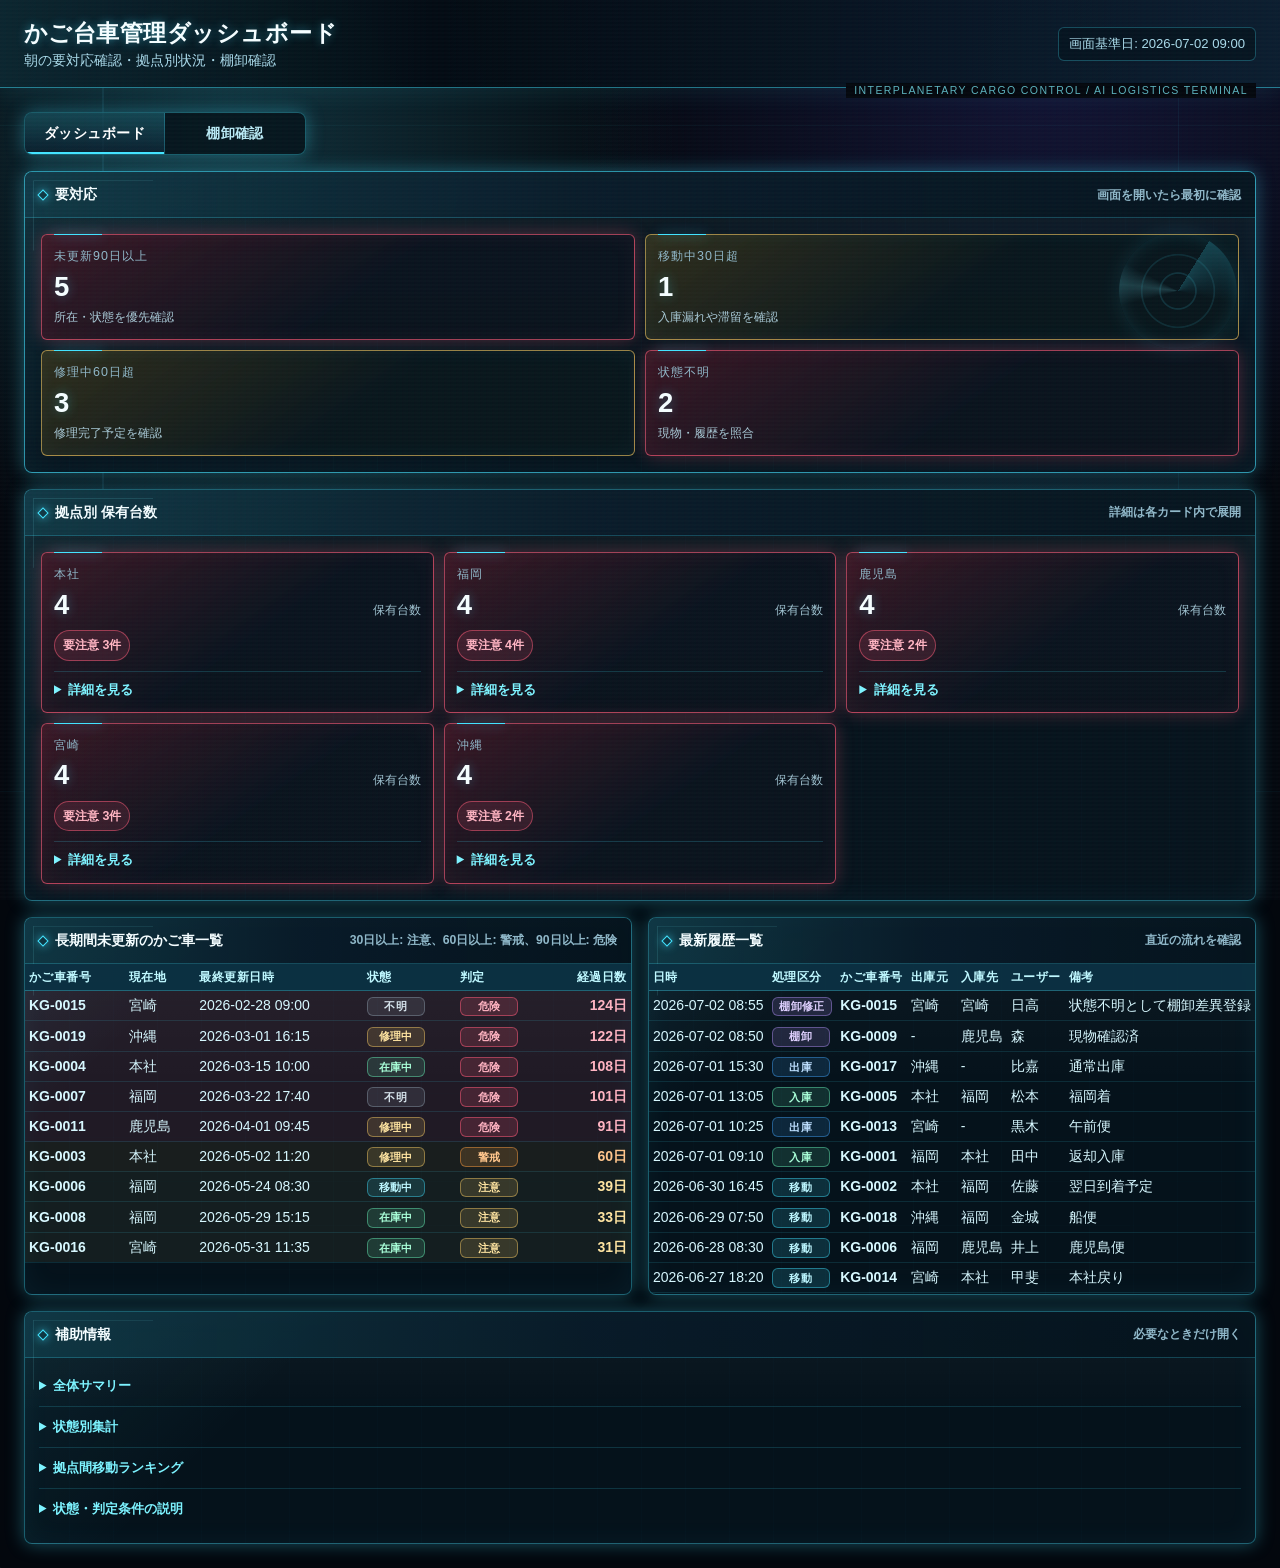
<file: apps/kago-cart-dashboard/index.html>
<!doctype html>
<html lang="ja">
<head>
  <meta charset="utf-8">
  <meta name="viewport" content="width=device-width, initial-scale=1">
  <title>かご台車管理ダッシュボード</title>
  <link href="https://cdn.jsdelivr.net/npm/bootstrap@5.3.3/dist/css/bootstrap.min.css" rel="stylesheet">
  <link href="style.css" rel="stylesheet">
</head>
<body>
  <header class="app-header">
    <div class="container-fluid py-3 px-4">
      <div class="d-flex flex-wrap justify-content-between align-items-center gap-3">
        <div>
          <div class="app-title">かご台車管理ダッシュボード</div>
          <div class="app-subtitle">朝の要対応確認・拠点別状況・棚卸確認</div>
        </div>
        <div class="updated-at" id="screenUpdatedAt"></div>
      </div>
    </div>
  </header>

  <main class="container-fluid px-4 py-4">
    <nav class="view-tabs mb-3" aria-label="画面切替">
      <button class="view-tab is-active" type="button" data-tab-target="dashboardPanel">ダッシュボード</button>
      <button class="view-tab" type="button" data-tab-target="inventoryPanel">棚卸確認</button>
    </nav>

    <section id="dashboardPanel" class="tab-panel is-active">
      <section class="section-card priority-card mb-3">
        <div class="section-title">
          <span>要対応</span>
          <small>画面を開いたら最初に確認</small>
        </div>
        <div class="p-3">
          <div class="action-grid" id="actionSummary"></div>
        </div>
      </section>

      <section class="section-card mb-3">
        <div class="section-title">
          <span>拠点別 保有台数</span>
          <small>詳細は各カード内で展開</small>
        </div>
        <div class="p-3">
          <div class="location-grid" id="locationSummary"></div>
        </div>
      </section>

      <div class="row g-3 mb-3">
        <div class="col-xl-6">
          <section class="section-card h-100">
            <div class="section-title">
              <span>長期間未更新のかご車一覧</span>
              <small>30日以上: 注意、60日以上: 警戒、90日以上: 危険</small>
            </div>
            <div class="table-wrap table-wrap-stale">
              <table class="table table-sm table-hover align-middle">
                <thead>
                  <tr>
                    <th>かご車番号</th>
                    <th>現在地</th>
                    <th>最終更新日時</th>
                    <th>状態</th>
                    <th>判定</th>
                    <th class="text-end">経過日数</th>
                  </tr>
                </thead>
                <tbody id="staleCartTable"></tbody>
              </table>
            </div>
          </section>
        </div>

        <div class="col-xl-6">
          <section class="section-card h-100">
            <div class="section-title">
              <span>最新履歴一覧</span>
              <small>直近の流れを確認</small>
            </div>
            <div class="table-wrap history-scroll">
              <table class="table table-sm table-hover align-middle">
                <thead>
                  <tr>
                    <th>日時</th>
                    <th>処理区分</th>
                    <th>かご車番号</th>
                    <th>出庫元</th>
                    <th>入庫先</th>
                    <th>ユーザー</th>
                    <th>備考</th>
                  </tr>
                </thead>
                <tbody id="historyTable"></tbody>
              </table>
            </div>
          </section>
        </div>
      </div>

      <section class="section-card">
        <div class="section-title">
          <span>補助情報</span>
          <small>必要なときだけ開く</small>
        </div>
        <div class="accordion-stack">
          <details>
            <summary>全体サマリー</summary>
            <div class="metric-grid mt-3" id="overallSummary"></div>
          </details>
          <details>
            <summary>状態別集計</summary>
            <div class="metric-grid mt-3" id="statusSummary"></div>
          </details>
          <details>
            <summary>拠点間移動ランキング</summary>
            <div class="ranking-list mt-3" id="routeRanking"></div>
          </details>
          <details>
            <summary>状態・判定条件の説明</summary>
            <div class="definition-list mt-3">
              <div><strong>移動中:</strong> 出庫処理後、入庫先での入庫または棚卸確認が完了していない状態です。</div>
              <div><strong>長期未更新:</strong> 画面基準日から最終更新日時までの経過日数が30日以上のかご車です。60日以上を警戒、90日以上を危険として表示します。</div>
              <div><strong>画面基準日:</strong> この試作ではサンプル集計の基準として固定した日時です。実運用ではサーバー時刻またはバッチ基準日時に置き換えます。</div>
            </div>
          </details>
        </div>
      </section>
    </section>

    <section id="inventoryPanel" class="tab-panel">
      <section class="section-card">
        <div class="section-title">
          <span>棚卸確認</span>
          <small>拠点を選んで現物確認</small>
        </div>
        <div class="inventory-toolbar">
          <div class="d-flex align-items-center gap-2">
            <label for="inventoryLocation" class="form-label mb-0 fw-semibold">拠点</label>
            <select class="form-select form-select-sm" id="inventoryLocation"></select>
          </div>
          <div class="d-flex flex-wrap gap-2">
            <div class="counter-pill">チェック済み <span id="checkedCount">0</span> 件</div>
            <div class="counter-pill">未チェック <span id="uncheckedCount">0</span> 件</div>
          </div>
        </div>
        <div class="table-wrap inventory-scroll">
          <table class="table table-sm table-hover align-middle">
            <thead>
              <tr>
                <th style="width: 42px;">確認</th>
                <th>かご車番号</th>
                <th>現在地</th>
                <th>状態</th>
                <th>最終更新日時</th>
                <th>備考</th>
              </tr>
            </thead>
            <tbody id="inventoryTable"></tbody>
          </table>
        </div>
      </section>
    </section>
  </main>

  <script src="app.js"></script>
</body>
</html>
</file>
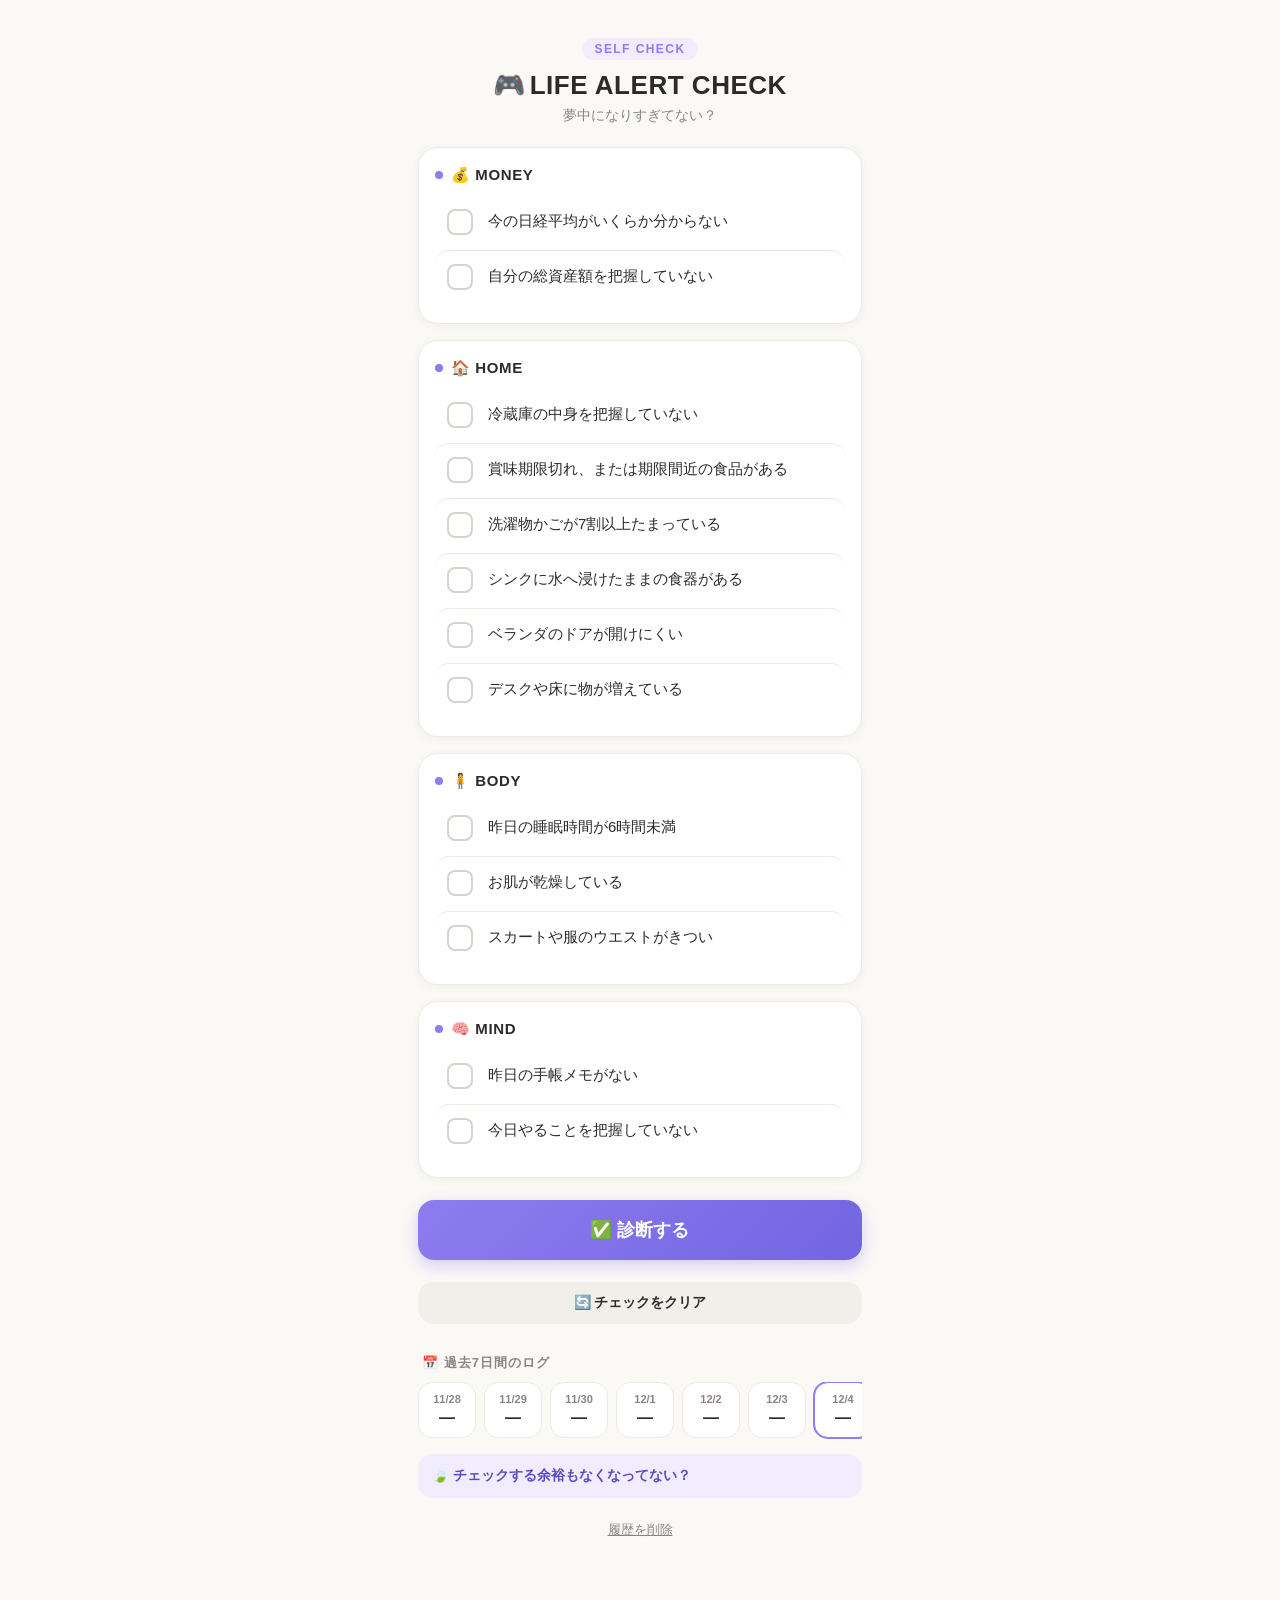
<file: apps/LifeAlertCheck/index.html>
<!DOCTYPE html>
<html lang="ja">
<head>
<link rel="icon" href="favicon.png">
<link rel="apple-touch-icon" sizes="180x180" href="favicon.png">
<meta charset="UTF-8">
<meta name="viewport" content="width=device-width, initial-scale=1.0, viewport-fit=cover">
<title>LIFE ALERT CHECK</title>
<style>
  :root{
    --green:#3FBF7F;
    --green-bg:#E6F8EE;
    --yellow:#F2B705;
    --yellow-bg:#FFF6DD;
    --red:#F0554A;
    --red-bg:#FFEAE8;
    --ink:#2E2A2C;
    --sub:#8A8388;
    --card-bg:#FFFFFF;
    --page-bg:#FBF9F6;
    --line:#EFEAE4;
    --accent:#8E7CF0;
  }

  *{ box-sizing:border-box; -webkit-tap-highlight-color: transparent; }

  html,body{
    margin:0;
    padding:0;
    background:var(--page-bg);
    color:var(--ink);
    font-family: -apple-system, BlinkMacSystemFont, "Hiragino Sans", "Hiragino Kaku Gothic ProN", "Yu Gothic", sans-serif;
    -webkit-font-smoothing:antialiased;
  }

  .wrap{
    max-width: 480px;
    margin: 0 auto;
    padding: 28px 18px 60px;
  }

  header{
    text-align:center;
    padding: 10px 0 22px;
  }

  header .badge{
    display:inline-block;
    font-size: 12px;
    letter-spacing: 0.12em;
    color: var(--accent);
    background: #F1EDFE;
    padding: 4px 12px;
    border-radius: 999px;
    margin-bottom: 10px;
    font-weight: 600;
  }

  h1{
    font-size: 26px;
    letter-spacing: 0.02em;
    margin: 0 0 6px;
    font-weight: 800;
  }

  h1 .emoji{ margin-right:4px; }

  .subtitle{
    font-size: 14px;
    color: var(--sub);
    margin: 0;
  }

  .card{
    background: var(--card-bg);
    border-radius: 20px;
    padding: 18px 16px;
    margin-bottom: 16px;
    box-shadow: 0 2px 10px rgba(46,42,44,0.05);
    border: 1px solid var(--line);
  }

  .card-title{
    display:flex;
    align-items:center;
    gap:8px;
    font-size: 15px;
    font-weight: 800;
    letter-spacing: 0.04em;
    margin-bottom: 12px;
    color: var(--ink);
  }

  .card-title .dot{
    width:8px; height:8px; border-radius:50%;
    background: var(--accent);
    flex-shrink:0;
  }

  .check-item{
    display:flex;
    align-items:flex-start;
    gap:12px;
    padding: 12px 8px;
    border-radius: 14px;
    transition: background-color 0.15s ease, transform 0.1s ease;
  }

  .check-item:active{
    background: #F6F4FF;
    transform: scale(0.99);
  }

  .check-item + .check-item{
    border-top: 1px solid var(--line);
  }

  .check-item input[type="checkbox"]{
    appearance:none;
    -webkit-appearance:none;
    width: 26px;
    height: 26px;
    min-width:26px;
    border-radius: 8px;
    border: 2px solid #D8D2CC;
    background: #fff;
    position:relative;
    cursor:pointer;
    transition: all 0.15s ease;
    margin-top:1px;
  }

  .check-item input[type="checkbox"]:checked{
    background: var(--accent);
    border-color: var(--accent);
  }

  .check-item input[type="checkbox"]:checked::after{
    content:"";
    position:absolute;
    left:8px; top:3px;
    width:6px; height:12px;
    border:solid white;
    border-width:0 2px 2px 0;
    transform:rotate(40deg);
  }

  .check-item label{
    font-size: 15px;
    line-height: 1.45;
    padding-top: 2px;
    cursor:pointer;
    flex:1;
  }

  .btn-row{
    display:flex;
    gap:10px;
    margin: 22px 0 8px;
  }

  .btn{
    border:none;
    border-radius: 16px;
    padding: 16px 18px;
    font-size: 16px;
    font-weight: 800;
    cursor:pointer;
    transition: transform 0.1s ease, opacity 0.15s ease;
    -webkit-user-select:none;
    user-select:none;
  }

  .btn:active{
    transform: scale(0.97);
  }

  .btn-primary{
    flex:1;
    background: linear-gradient(135deg, var(--accent), #7364E0);
    color:#fff;
    box-shadow: 0 6px 16px rgba(142,124,240,0.35);
    font-size: 18px;
    padding: 18px;
  }

  .btn-secondary{
    flex:1;
    background: #F1EFEA;
    color: var(--ink);
    font-size: 14px;
    padding: 12px;
  }

  #resultCard{
    display:none;
    text-align:center;
    padding: 26px 16px;
  }

  #resultCard.show{ display:block; }

  #resultCard .count{
    font-size: 13px;
    color: var(--sub);
    margin-bottom: 6px;
    font-weight:600;
  }

  #resultCard .title{
    font-size: 28px;
    font-weight: 900;
    letter-spacing: 0.02em;
    margin: 4px 0 10px;
  }

  #resultCard .message{
    font-size: 15px;
    line-height: 1.6;
    margin:0;
    font-weight:500;
  }

  .result-green{ background: var(--green-bg); }
  .result-green .title{ color: var(--green); }

  .result-yellow{ background: var(--yellow-bg); }
  .result-yellow .title{ color: #C99000; }

  .result-red{ background: var(--red-bg); }
  .result-red .title{ color: var(--red); }

  .section-label{
    font-size: 13px;
    font-weight: 800;
    color: var(--sub);
    letter-spacing: 0.08em;
    margin: 30px 4px 10px;
  }

  .history-row{
    display:flex;
    gap:8px;
    overflow-x:auto;
    padding-bottom: 4px;
  }

  .history-item{
    flex: 1 0 auto;
    min-width: 58px;
    background: var(--card-bg);
    border: 1px solid var(--line);
    border-radius: 14px;
    padding: 10px 6px;
    text-align:center;
  }

  .history-item .d{
    font-size: 11px;
    color: var(--sub);
    margin-bottom: 4px;
    font-weight:600;
  }

  .history-item .v{
    font-size: 16px;
    font-weight: 800;
  }

  .history-item.today{
    border-color: var(--accent);
    box-shadow: 0 0 0 1px var(--accent);
  }

  .streak-msg{
    margin-top: 12px;
    background: #F1EDFE;
    color: #5A4BC4;
    font-size: 13.5px;
    line-height:1.5;
    padding: 12px 14px;
    border-radius: 14px;
    font-weight:600;
  }

  .footer-actions{
    display:flex;
    justify-content:center;
    gap: 18px;
    margin-top: 18px;
  }

  .link-btn{
    background:none;
    border:none;
    color: var(--sub);
    font-size: 12.5px;
    text-decoration: underline;
    cursor:pointer;
    padding: 6px;
  }

  .storage-warning{
    display:none;
    background:#FFF6DD;
    color:#9A7300;
    font-size: 12.5px;
    border-radius:12px;
    padding:10px 12px;
    margin-bottom:16px;
    text-align:center;
  }

  .storage-warning.show{ display:block; }
</style>
</head>
<body>

<div class="wrap">

  <header>
    <div class="badge">SELF CHECK</div>
    <h1><span class="emoji">🎮</span>LIFE ALERT CHECK</h1>
    <p class="subtitle">夢中になりすぎてない？</p>
  </header>

  <div id="storageWarning" class="storage-warning">
    ⚠️ この端末では履歴の保存ができません。診断自体は通常通り使えます。
  </div>

  <div id="checklistArea"></div>

  <div class="btn-row">
    <button class="btn btn-primary" id="diagnoseBtn">✅ 診断する</button>
  </div>
  <div class="btn-row">
    <button class="btn btn-secondary" id="clearChecksBtn">🔄 チェックをクリア</button>
  </div>

  <div class="card" id="resultCard">
    <div class="count" id="resultCount">アラート 0 件</div>
    <div class="title" id="resultTitle">ALL GREEN！</div>
    <p class="message" id="resultMessage"></p>
  </div>

  <div class="section-label">📅 過去7日間のログ</div>
  <div class="history-row" id="historyRow"></div>
  <div class="streak-msg" id="streakMsg" style="display:none;"></div>

  <div class="footer-actions">
    <button class="link-btn" id="resetHistoryBtn">履歴を削除</button>
  </div>

</div>

<script>
(function(){
  "use strict";

  /* ============================================================
     設定エリア：ここを変更すればチェック項目・判定基準を調整できる
     ============================================================ */

  // チェック項目（カテゴリごとの配列で管理）
  const CHECK_CATEGORIES = [
    {
      key: "money",
      title: "💰 MONEY",
      items: [
        { id: "money_1", label: "今の日経平均がいくらか分からない" },
        { id: "money_2", label: "自分の総資産額を把握していない" }
      ]
    },
    {
      key: "home",
      title: "🏠 HOME",
      items: [
        { id: "home_1", label: "冷蔵庫の中身を把握していない" },
        { id: "home_2", label: "賞味期限切れ、または期限間近の食品がある" },
        { id: "home_3", label: "洗濯物かごが7割以上たまっている" },
        { id: "home_4", label: "シンクに水へ浸けたままの食器がある" },
        { id: "home_5", label: "ベランダのドアが開けにくい" },
        { id: "home_6", label: "デスクや床に物が増えている" }
      ]
    },
    {
      key: "body",
      title: "🧍 BODY",
      items: [
        { id: "body_1", label: "昨日の睡眠時間が6時間未満" },
        { id: "body_2", label: "お肌が乾燥している" },
        { id: "body_3", label: "スカートや服のウエストがきつい" }
      ]
    },
    {
      key: "mind",
      title: "🧠 MIND",
      items: [
        { id: "mind_1", label: "昨日の手帳メモがない" },
        { id: "mind_2", label: "今日やることを把握していない" }
      ]
    }
  ];

  // 判定基準（アラート数のしきい値）
  const JUDGE_LEVELS = {
    green:  { min: 0, max: 2, color: "green",  emoji: "🟢", title: "ALL GREEN！",
              message: "生活基盤は保たれています。今日も好きなことに夢中になってOK！" },
    yellow: { min: 3, max: 4, color: "yellow", emoji: "🟡", title: "YELLOW ALERT",
              message: "ちょっと何かに夢中すぎない？ 今日ひとつだけ生活を整えよう。" },
    red:    { min: 5, max: Infinity, color: "red", emoji: "🔴", title: "RED ALERT",
              message: "合宿にはまり過ぎ！ 今日は生活の立て直しを優先しよう。" }
  };

  const STORAGE_KEY = "lifeAlertCheck_history_v1";
  const MAX_HISTORY_DAYS = 7;

  /* ============================================================
     LocalStorage が使えない環境でも壊れないようにするラッパー
     ============================================================ */
  const safeStorage = {
    isAvailable: (function(){
      try{
        const testKey = "__life_alert_test__";
        window.localStorage.setItem(testKey, "1");
        window.localStorage.removeItem(testKey);
        return true;
      }catch(e){
        return false;
      }
    })(),
    get(key){
      if(!this.isAvailable) return null;
      try{ return window.localStorage.getItem(key); }
      catch(e){ return null; }
    },
    set(key, value){
      if(!this.isAvailable) return false;
      try{ window.localStorage.setItem(key, value); return true; }
      catch(e){ return false; }
    },
    remove(key){
      if(!this.isAvailable) return false;
      try{ window.localStorage.removeItem(key); return true; }
      catch(e){ return false; }
    }
  };

  /* ============================================================
     日付ユーティリティ（YYYY-MM-DD 形式で統一）
     ============================================================ */
  function formatDateKey(date){
    const y = date.getFullYear();
    const m = String(date.getMonth() + 1).padStart(2, "0");
    const d = String(date.getDate()).padStart(2, "0");
    return `${y}-${m}-${d}`;
  }

  function formatDateLabel(date){
    const m = date.getMonth() + 1;
    const d = date.getDate();
    return `${m}/${d}`;
  }

  function getTodayKey(){
    return formatDateKey(new Date());
  }

  /* ============================================================
     チェックリストの描画
     ============================================================ */
  function renderChecklist(){
    const area = document.getElementById("checklistArea");
    let html = "";

    CHECK_CATEGORIES.forEach(category => {
      html += `<div class="card">`;
      html += `<div class="card-title"><span class="dot"></span>${category.title}</div>`;
      category.items.forEach(item => {
        html += `
          <div class="check-item">
            <input type="checkbox" id="${item.id}">
            <label for="${item.id}">${item.label}</label>
          </div>
        `;
      });
      html += `</div>`;
    });

    area.innerHTML = html;
  }

  /* ============================================================
     アラート数の集計
     ============================================================ */
  function countAlerts(){
    let count = 0;
    CHECK_CATEGORIES.forEach(category => {
      category.items.forEach(item => {
        const el = document.getElementById(item.id);
        if(el && el.checked) count++;
      });
    });
    return count;
  }

  function judgeLevel(count){
    if(count >= JUDGE_LEVELS.red.min) return JUDGE_LEVELS.red;
    if(count >= JUDGE_LEVELS.yellow.min) return JUDGE_LEVELS.yellow;
    return JUDGE_LEVELS.green;
  }

  /* ============================================================
     履歴の読み書き
     ============================================================ */
  function loadHistory(){
    const raw = safeStorage.get(STORAGE_KEY);
    if(!raw) return {};
    try{
      const parsed = JSON.parse(raw);
      return (parsed && typeof parsed === "object") ? parsed : {};
    }catch(e){
      return {};
    }
  }

  function saveHistory(historyObj){
    // 直近7日分だけ残して古いデータを削除
    const cutoff = new Date();
    cutoff.setDate(cutoff.getDate() - (MAX_HISTORY_DAYS - 1));
    cutoff.setHours(0,0,0,0);

    const trimmed = {};
    Object.keys(historyObj).forEach(key => {
      const parts = key.split("-").map(Number);
      const d = new Date(parts[0], parts[1] - 1, parts[2]);
      if(d >= cutoff){
        trimmed[key] = historyObj[key];
      }
    });

    safeStorage.set(STORAGE_KEY, JSON.stringify(trimmed));
    return trimmed;
  }

  function recordTodayResult(count, colorKey){
    let history = loadHistory();
    const todayKey = getTodayKey();
    // 同じ日はデータを上書き（履歴を増やさない）
    history[todayKey] = { count: count, color: colorKey };
    history = saveHistory(history);
    return history;
  }

  /* ============================================================
     過去7日間の表示用データを作成
     ============================================================ */
  function buildLast7Days(history){
    const days = [];
    const todayKey = getTodayKey();
    for(let i = MAX_HISTORY_DAYS - 1; i >= 0; i--){
      const d = new Date();
      d.setDate(d.getDate() - i);
      const key = formatDateKey(d);
      const label = formatDateLabel(d);
      const record = history[key] || null; // 記録がなければnull（前日の値を引き継がない）
      days.push({ key, label, record, isToday: key === todayKey });
    }
    return days;
  }

  function renderHistory(history){
    const row = document.getElementById("historyRow");
    const days = buildLast7Days(history);

    let html = "";
    days.forEach(day => {
      let valueHtml = "―";
      let itemClass = "history-item";
      if(day.isToday) itemClass += " today";

      if(day.record){
        const level = JUDGE_LEVELS[day.record.color];
        const emoji = level ? level.emoji : "";
        valueHtml = `${emoji} ${day.record.count}`;
      }

      html += `
        <div class="${itemClass}">
          <div class="d">${day.label}</div>
          <div class="v">${valueHtml}</div>
        </div>
      `;
    });

    row.innerHTML = html;
    renderStreakMessage(days);
  }

  /* ============================================================
     連続アラートの補助メッセージ
     直近2日（今日と昨日）の状態を見て、責めない表現でメッセージ表示
     ============================================================ */
  function renderStreakMessage(days){
    const box = document.getElementById("streakMsg");
    // days は7日分（末尾が今日）。直近2日を取得
    const last2 = days.slice(-2);
    const [dayBefore, today] = last2;

    let message = "";

    const hasNoRecord = (d) => !d.record;
    const isColor = (d, color) => d.record && d.record.color === color;

    if(hasNoRecord(dayBefore) && hasNoRecord(today)){
      message = "🍃 チェックする余裕もなくなってない？";
    } else if(isColor(dayBefore, "red") && isColor(today, "red")){
      message = "🛠️ 合宿が長期化しています。生活メンテナンスDAY推奨！";
    } else if(
      (isColor(dayBefore, "yellow") || isColor(dayBefore, "red")) &&
      (isColor(today, "yellow") || isColor(today, "red"))
    ){
      message = "🌤️ 生活アラートが続いています。今日は少し余白を作ろう。";
    } else if(isColor(dayBefore, "green") && isColor(today, "green")){
      message = "✨ 安定しています。この調子！";
    }

    if(message){
      box.textContent = message;
      box.style.display = "block";
    }else{
      box.style.display = "none";
    }
  }

  /* ============================================================
     診断結果の表示
     ============================================================ */
  function renderResult(count, level){
    const card = document.getElementById("resultCard");
    const countEl = document.getElementById("resultCount");
    const titleEl = document.getElementById("resultTitle");
    const messageEl = document.getElementById("resultMessage");

    card.classList.remove("result-green", "result-yellow", "result-red");
    card.classList.add(`result-${level.color}`);
    card.classList.add("show");

    countEl.textContent = `アラート ${count} 件`;
    titleEl.textContent = `${level.emoji} ${level.title}`;
    messageEl.textContent = level.message;

    // 結果カードまで滑らかにスクロール
    setTimeout(() => {
      card.scrollIntoView({ behavior: "smooth", block: "center" });
    }, 50);
  }

  /* ============================================================
     イベントハンドラ
     ============================================================ */
  function handleDiagnose(){
    try{
      const count = countAlerts();
      const level = judgeLevel(count);
      renderResult(count, level);

      const history = recordTodayResult(count, level.color);
      renderHistory(history);
    }catch(err){
      // 何が起きても画面全体を止めない
      console.error("診断処理でエラーが発生しました:", err);
      alert("診断中に問題が発生しました。もう一度お試しください。");
    }
  }

  function handleClearChecks(){
    try{
      CHECK_CATEGORIES.forEach(category => {
        category.items.forEach(item => {
          const el = document.getElementById(item.id);
          if(el) el.checked = false;
        });
      });
    }catch(err){
      console.error("チェッククリアでエラーが発生しました:", err);
    }
  }

  function handleResetHistory(){
    const confirmed = window.confirm("履歴をすべて削除します。よろしいですか？");
    if(!confirmed) return;
    try{
      safeStorage.remove(STORAGE_KEY);
      renderHistory({});
    }catch(err){
      console.error("履歴削除でエラーが発生しました:", err);
    }
  }

  /* ============================================================
     初期化
     ============================================================ */
  function init(){
    renderChecklist();

    if(!safeStorage.isAvailable){
      const warn = document.getElementById("storageWarning");
      warn.classList.add("show");
    }

    const history = loadHistory();
    renderHistory(history);

    document.getElementById("diagnoseBtn").addEventListener("click", handleDiagnose);
    document.getElementById("clearChecksBtn").addEventListener("click", handleClearChecks);
    document.getElementById("resetHistoryBtn").addEventListener("click", handleResetHistory);
  }

  document.addEventListener("DOMContentLoaded", init);

})();
</script>

</body>
</html>
</file>
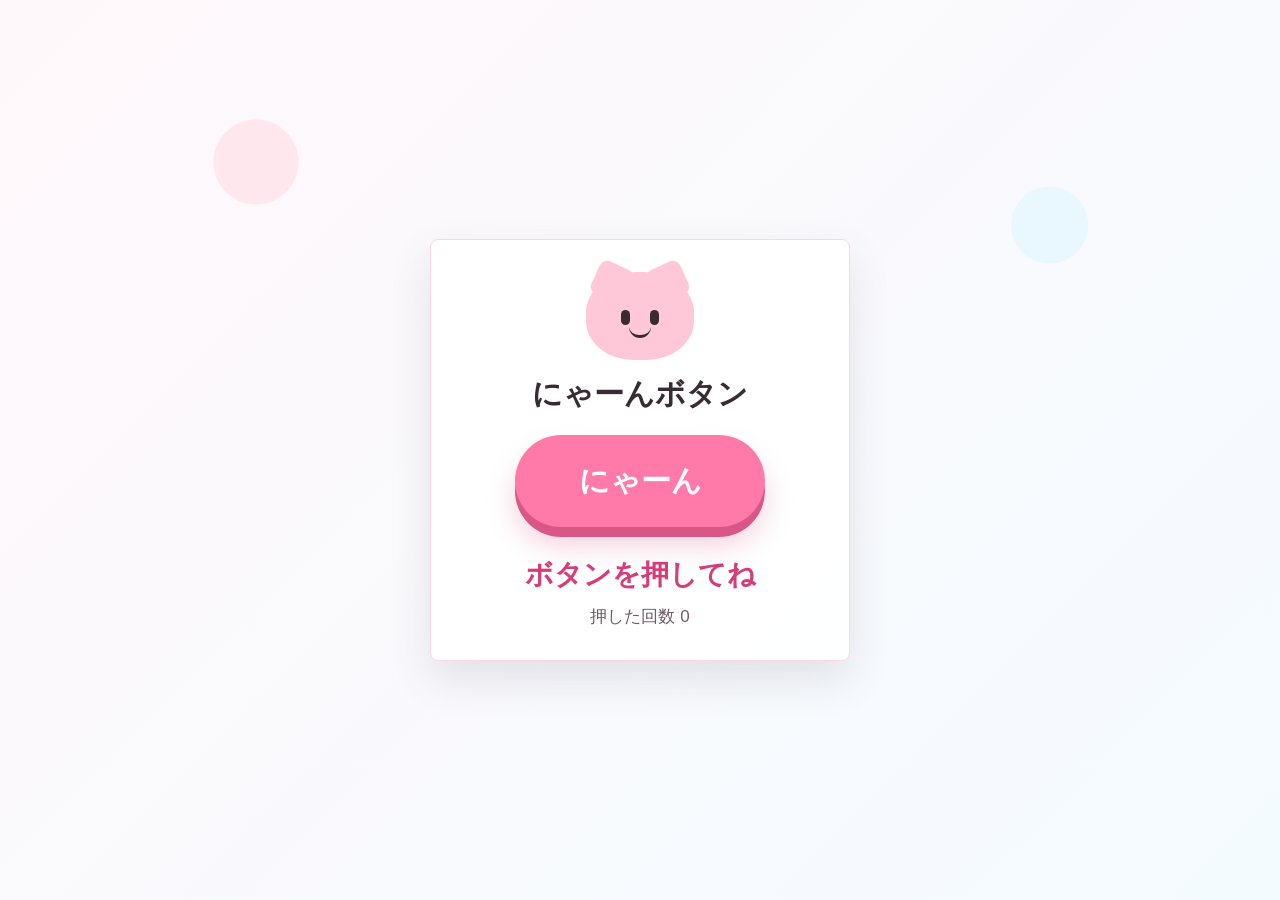
<file: apps/nyaan-button/index.html>
<!DOCTYPE html>
<html lang="ja">
<head>
  <meta charset="UTF-8">
  <meta name="viewport" content="width=device-width, initial-scale=1.0">
  <title>にゃーんボタン</title>
  <link rel="stylesheet" href="style.css">
</head>
<body>
  <main class="app" aria-labelledby="appTitle">
    <section class="panel">
      <div class="cat-face" aria-hidden="true">
        <span class="ear ear-left"></span>
        <span class="ear ear-right"></span>
        <span class="eye eye-left"></span>
        <span class="eye eye-right"></span>
        <span class="mouth"></span>
      </div>

      <h1 id="appTitle">にゃーんボタン</h1>
      <button id="nyaanButton" class="nyaan-button" type="button">
        にゃーん
      </button>

      <p id="message" class="message" aria-live="polite">ボタンを押してね</p>
      <p class="counter">押した回数 <span id="count">0</span></p>
    </section>
  </main>

  <script src="script.js"></script>
</body>
</html>
</file>
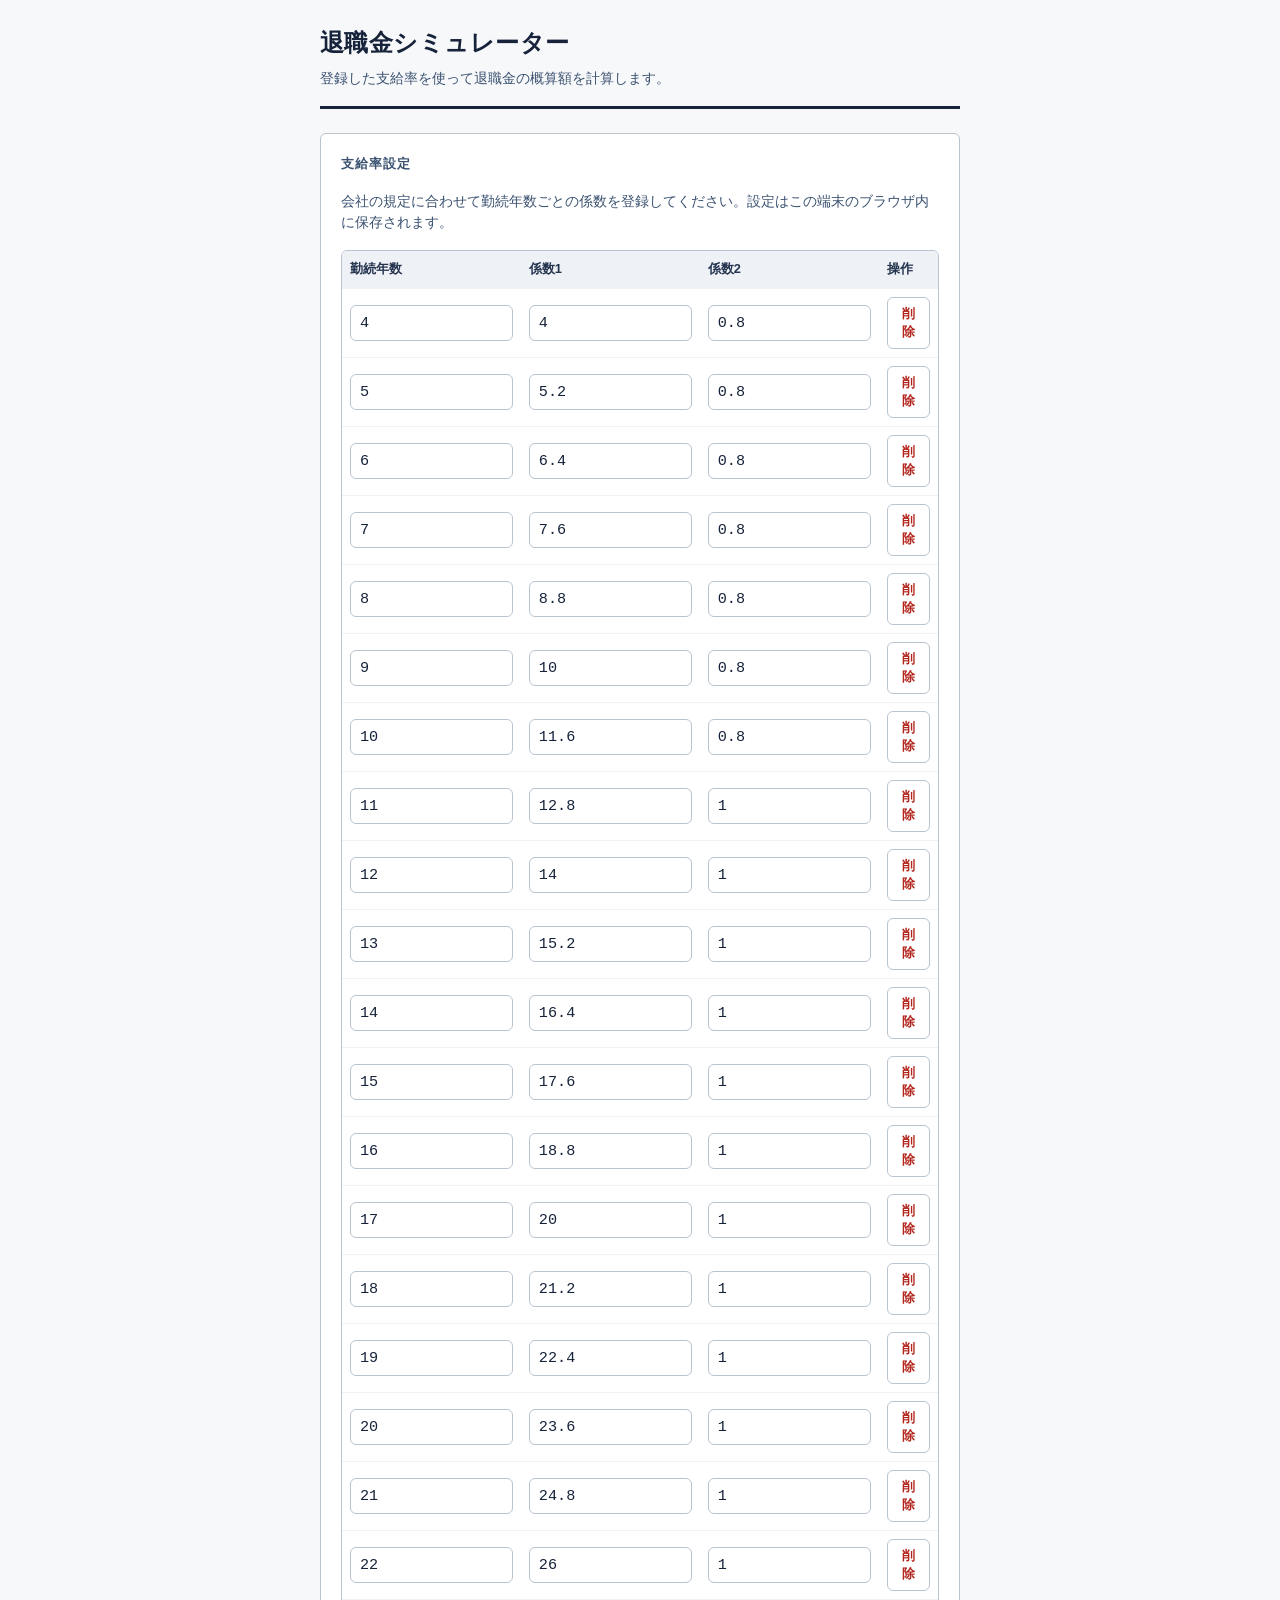
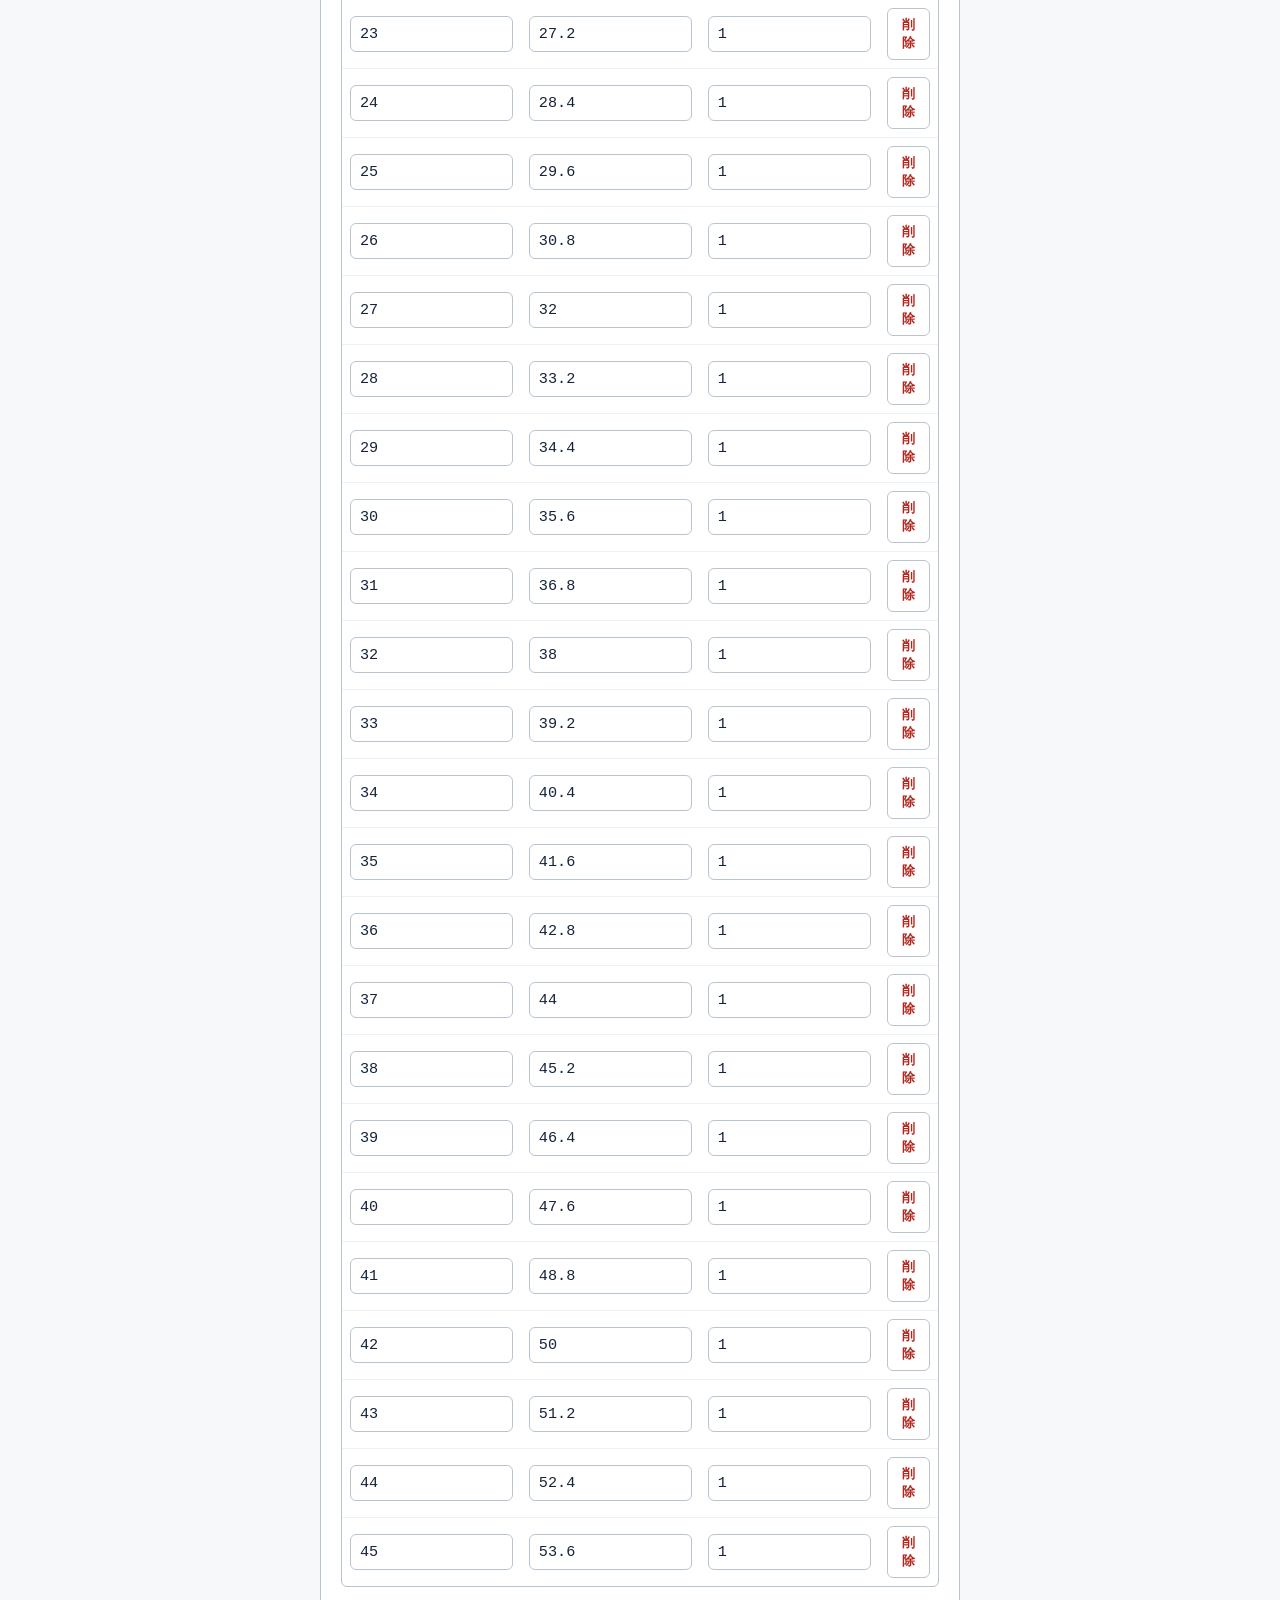
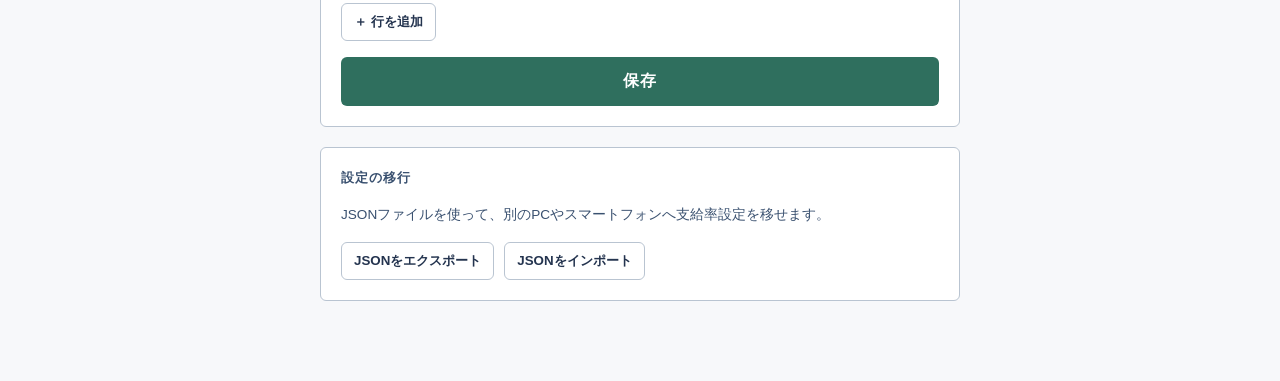
<file: apps/RetireCalc/index.html>
<!DOCTYPE html>
<html lang="ja">
<head>
<link rel="icon" href="RetireCalc-favicon.png">
<link rel="apple-touch-icon" sizes="180x180" href="RetireCalc-favicon.png">
<meta charset="UTF-8">
<meta name="viewport" content="width=device-width, initial-scale=1.0">
<title>退職金シミュレーター</title>
<style>
  :root {
    --navy-900: #16233a;
    --navy-700: #24344f;
    --navy-500: #3a5170;
    --steel-300: #b9c4d1;
    --steel-100: #eef1f5;
    --paper: #f7f8fa;
    --accent: #2f6f5e;
    --accent-dark: #245647;
    --error: #b3261e;
    --error-bg: #fdecea;
    --white: #ffffff;
    --radius: 6px;
    --mono: "SFMono-Regular", "Consolas", "Menlo", monospace;
  }

  * { box-sizing: border-box; }

  body {
    margin: 0;
    font-family: "Hiragino Kaku Gothic ProN", "Yu Gothic", "Meiryo", -apple-system, BlinkMacSystemFont, sans-serif;
    background: var(--paper);
    color: var(--navy-900);
    line-height: 1.6;
    padding: 24px 16px 60px;
  }

  .container {
    max-width: 640px;
    margin: 0 auto;
  }

  header {
    margin-bottom: 24px;
    border-bottom: 3px solid var(--navy-900);
    padding-bottom: 16px;
  }

  .header-row {
    display: flex;
    align-items: flex-start;
    justify-content: space-between;
    gap: 16px;
  }

  header h1 {
    margin: 0 0 6px;
    font-size: 1.5rem;
    font-weight: 700;
    color: var(--navy-900);
    letter-spacing: 0.02em;
  }

  header p {
    margin: 0;
    font-size: 0.85rem;
    color: var(--navy-500);
  }

  .card {
    background: var(--white);
    border: 1px solid var(--steel-300);
    border-radius: var(--radius);
    padding: 20px;
    margin-bottom: 20px;
  }

  .card-title {
    font-size: 0.8rem;
    font-weight: 700;
    color: var(--navy-500);
    letter-spacing: 0.08em;
    margin: 0 0 16px;
    text-transform: uppercase;
  }

  .field {
    margin-bottom: 16px;
  }

  .field:last-child {
    margin-bottom: 0;
  }

  label {
    display: block;
    font-size: 0.9rem;
    font-weight: 600;
    color: var(--navy-900);
    margin-bottom: 6px;
  }

  input[type="date"],
  input[type="text"] {
    width: 100%;
    padding: 10px 12px;
    font-size: 1rem;
    border: 1px solid var(--steel-300);
    border-radius: var(--radius);
    background: var(--white);
    color: var(--navy-900);
    font-family: inherit;
  }

  input[type="text"] {
    font-variant-numeric: tabular-nums;
  }

  input:focus {
    outline: none;
    border-color: var(--accent);
    box-shadow: 0 0 0 3px rgba(47, 111, 94, 0.15);
  }

  .hint {
    font-size: 0.78rem;
    color: var(--navy-500);
    margin-top: 4px;
  }

  .btn-row {
    margin-top: 4px;
  }

  button {
    font-family: inherit;
  }

  button.calc-btn,
  button.primary-btn {
    width: 100%;
    padding: 14px;
    font-size: 1rem;
    font-weight: 700;
    color: var(--white);
    background: var(--accent);
    border: none;
    border-radius: var(--radius);
    cursor: pointer;
    letter-spacing: 0.04em;
    transition: background 0.15s ease;
  }

  button.calc-btn:hover,
  button.primary-btn:hover {
    background: var(--accent-dark);
  }

  button.calc-btn:active,
  button.primary-btn:active {
    transform: translateY(1px);
  }

  .settings-btn,
  .secondary-btn,
  .danger-btn {
    border: 1px solid var(--steel-300);
    border-radius: var(--radius);
    background: var(--white);
    color: var(--navy-700);
    padding: 9px 12px;
    font-weight: 700;
    cursor: pointer;
  }

  .settings-btn {
    flex: 0 0 auto;
    white-space: nowrap;
  }

  .settings-btn:hover,
  .secondary-btn:hover {
    border-color: var(--accent);
    color: var(--accent-dark);
  }

  .danger-btn {
    color: var(--error);
    padding: 7px 10px;
  }

  .view[hidden] {
    display: none;
  }

  .settings-description {
    margin: 0 0 16px;
    color: var(--navy-500);
    font-size: 0.85rem;
  }

  .table-wrap {
    overflow-x: auto;
    border: 1px solid var(--steel-300);
    border-radius: var(--radius);
    margin-bottom: 16px;
  }

  .factor-table {
    width: 100%;
    border-collapse: collapse;
    min-width: 440px;
  }

  .factor-table th,
  .factor-table td {
    padding: 8px;
    border-bottom: 1px solid var(--steel-100);
    text-align: left;
  }

  .factor-table th {
    background: var(--steel-100);
    color: var(--navy-700);
    font-size: 0.8rem;
  }

  .factor-table tr:last-child td {
    border-bottom: none;
  }

  .factor-table input[type="number"] {
    width: 100%;
    min-width: 86px;
    padding: 8px 9px;
    border: 1px solid var(--steel-300);
    border-radius: var(--radius);
    color: var(--navy-900);
    font: 0.95rem var(--mono);
  }

  .settings-actions,
  .transfer-actions {
    display: flex;
    flex-wrap: wrap;
    gap: 10px;
  }

  .settings-actions {
    margin-top: 16px;
  }

  .settings-actions .primary-btn {
    flex: 1 1 180px;
  }

  .settings-actions .secondary-btn {
    flex: 0 1 auto;
  }

  .transfer-actions {
    margin-top: 12px;
  }

  .status-box {
    display: none;
    margin: 0 0 16px;
    padding: 12px 14px;
    border-radius: var(--radius);
    font-size: 0.9rem;
    font-weight: 600;
  }

  .status-box.show {
    display: block;
  }

  .status-box.error {
    color: var(--error);
    background: var(--error-bg);
    border: 1px solid var(--error);
  }

  .status-box.success {
    color: var(--accent-dark);
    background: #e8f3ef;
    border: 1px solid var(--accent);
  }

  .file-input {
    display: none;
  }

  .error-box {
    display: none;
    background: var(--error-bg);
    border: 1px solid var(--error);
    color: var(--error);
    border-radius: var(--radius);
    padding: 14px 16px;
    font-size: 0.92rem;
    font-weight: 600;
    margin-bottom: 20px;
  }

  .error-box.show {
    display: block;
  }

  .result-card {
    display: none;
  }

  .result-card.show {
    display: block;
  }

  .result-rows {
    display: grid;
    grid-template-columns: 1fr 1fr;
    gap: 12px 20px;
    margin-bottom: 20px;
    padding-bottom: 20px;
    border-bottom: 1px dashed var(--steel-300);
  }

  .result-row .r-label {
    font-size: 0.76rem;
    color: var(--navy-500);
    font-weight: 600;
    margin-bottom: 2px;
  }

  .result-row .r-value {
    font-size: 1.05rem;
    font-weight: 700;
    color: var(--navy-900);
    font-family: var(--mono);
  }

  .result-main {
    text-align: center;
    padding: 8px 0 4px;
  }

  .result-main .r-label {
    font-size: 0.8rem;
    color: var(--navy-500);
    font-weight: 700;
    letter-spacing: 0.06em;
    margin-bottom: 8px;
  }

  .result-main .r-amount {
    font-size: 2.1rem;
    font-weight: 800;
    color: var(--accent-dark);
    font-family: var(--mono);
    line-height: 1.2;
  }

  .result-main .r-amount span.unit {
    font-size: 1.1rem;
    font-weight: 700;
    margin-left: 2px;
  }

  .result-main .r-sub {
    margin-top: 6px;
    font-size: 1rem;
    color: var(--navy-700);
    font-family: var(--mono);
  }

  .notice {
    margin-top: 24px;
    padding: 14px 16px;
    background: var(--steel-100);
    border-left: 4px solid var(--navy-500);
    border-radius: 4px;
    font-size: 0.8rem;
    color: var(--navy-700);
    white-space: pre-line;
  }

  @media (max-width: 420px) {
    .header-row {
      display: block;
    }
    .settings-btn {
      margin-top: 12px;
      width: 100%;
    }
    .result-rows {
      grid-template-columns: 1fr 1fr;
    }
    .result-main .r-amount {
      font-size: 1.7rem;
    }
  }
</style>
</head>
<body>
<div class="container">

  <header>
    <div class="header-row">
      <div>
        <h1>退職金シミュレーター</h1>
        <p>登録した支給率を使って退職金の概算額を計算します。</p>
      </div>
      <button type="button" class="settings-btn" id="openSettingsBtn">⚙ 支給率設定</button>
    </div>
  </header>

  <main class="view" id="simulatorView">
  <div class="card">
    <p class="card-title">入力</p>

    <div class="field">
      <label for="hireDate">正社員になった日</label>
      <input type="date" id="hireDate">
    </div>

    <div class="field">
      <label for="baseDate">計算基準日</label>
      <input type="date" id="baseDate">
    </div>

    <div class="field">
      <label for="baseSalary">基本給（円）</label>
      <input type="text" id="baseSalary" inputmode="numeric" placeholder="例：250,000 または 250000">
      <div class="hint">カンマ有り・無し、どちらの入力も可能です。</div>
    </div>

    <div class="btn-row">
      <button type="button" class="calc-btn" id="calcBtn">計算する</button>
    </div>
  </div>

  <div class="error-box" id="errorBox"></div>

  <div class="card result-card" id="resultCard">
    <p class="card-title">計算結果</p>

    <div class="result-rows">
      <div class="result-row">
        <div class="r-label">勤続年数</div>
        <div class="r-value" id="rYears">-</div>
      </div>
      <div class="result-row">
        <div class="r-label">係数1</div>
        <div class="r-value" id="rFactor1">-</div>
      </div>
      <div class="result-row">
        <div class="r-label">係数2</div>
        <div class="r-value" id="rFactor2">-</div>
      </div>
      <div class="result-row">
        <div class="r-label">基本給</div>
        <div class="r-value" id="rSalary">-</div>
      </div>
    </div>

    <div class="result-main">
      <div class="r-label">退職金見込額</div>
      <div class="r-amount"><span id="rAmount">-</span><span class="unit">円</span></div>
      <div class="r-sub" id="rAmountManYen">-</div>
    </div>
  </div>

  <div class="notice">※本シミュレーターは概算計算です。
正式な退職金額は就業規則および会社の規定に基づいて算出されます。</div>
  </main>

  <main class="view" id="settingsView" hidden>
    <div class="card">
      <p class="card-title">支給率設定</p>
      <p class="settings-description">会社の規定に合わせて勤続年数ごとの係数を登録してください。設定はこの端末のブラウザ内に保存されます。</p>

      <div class="status-box" id="settingsStatus" role="alert"></div>

      <div class="table-wrap">
        <table class="factor-table">
          <thead>
            <tr>
              <th>勤続年数</th>
              <th>係数1</th>
              <th>係数2</th>
              <th>操作</th>
            </tr>
          </thead>
          <tbody id="factorTableBody"></tbody>
        </table>
      </div>

      <button type="button" class="secondary-btn" id="addRowBtn">＋ 行を追加</button>

      <div class="settings-actions">
        <button type="button" class="primary-btn" id="saveSettingsBtn">保存</button>
        <button type="button" class="secondary-btn" id="cancelSettingsBtn">キャンセル</button>
      </div>
    </div>

    <div class="card">
      <p class="card-title">設定の移行</p>
      <p class="settings-description">JSONファイルを使って、別のPCやスマートフォンへ支給率設定を移せます。</p>
      <div class="transfer-actions">
        <button type="button" class="secondary-btn" id="exportBtn">JSONをエクスポート</button>
        <button type="button" class="secondary-btn" id="importBtn">JSONをインポート</button>
        <input type="file" class="file-input" id="importFile" accept=".json,application/json">
      </div>
    </div>
  </main>

</div>

<script>
  'use strict';

  const STORAGE_KEY = 'retirement-factor-table';

  /*
   * 初回設定画面にだけ使う入力例。
   * 保存後の計算ではこの値を参照せず、必ずLocalStorageのデータを使用する。
   */
  const DEFAULT_RETIREMENT_FACTORS = [
    { years: 4, factor1: 4.0, factor2: 0.8 },
    { years: 5, factor1: 5.2, factor2: 0.8 },
    { years: 6, factor1: 6.4, factor2: 0.8 },
    { years: 7, factor1: 7.6, factor2: 0.8 },
    { years: 8, factor1: 8.8, factor2: 0.8 },
    { years: 9, factor1: 10.0, factor2: 0.8 },
    { years: 10, factor1: 11.6, factor2: 0.8 },
    { years: 11, factor1: 12.8, factor2: 1.0 },
    { years: 12, factor1: 14.0, factor2: 1.0 },
    { years: 13, factor1: 15.2, factor2: 1.0 },
    { years: 14, factor1: 16.4, factor2: 1.0 },
    { years: 15, factor1: 17.6, factor2: 1.0 },
    { years: 16, factor1: 18.8, factor2: 1.0 },
    { years: 17, factor1: 20.0, factor2: 1.0 },
    { years: 18, factor1: 21.2, factor2: 1.0 },
    { years: 19, factor1: 22.4, factor2: 1.0 },
    { years: 20, factor1: 23.6, factor2: 1.0 },
    { years: 21, factor1: 24.8, factor2: 1.0 },
    { years: 22, factor1: 26.0, factor2: 1.0 },
    { years: 23, factor1: 27.2, factor2: 1.0 },
    { years: 24, factor1: 28.4, factor2: 1.0 },
    { years: 25, factor1: 29.6, factor2: 1.0 },
    { years: 26, factor1: 30.8, factor2: 1.0 },
    { years: 27, factor1: 32.0, factor2: 1.0 },
    { years: 28, factor1: 33.2, factor2: 1.0 },
    { years: 29, factor1: 34.4, factor2: 1.0 },
    { years: 30, factor1: 35.6, factor2: 1.0 },
    { years: 31, factor1: 36.8, factor2: 1.0 },
    { years: 32, factor1: 38.0, factor2: 1.0 },
    { years: 33, factor1: 39.2, factor2: 1.0 },
    { years: 34, factor1: 40.4, factor2: 1.0 },
    { years: 35, factor1: 41.6, factor2: 1.0 },
    { years: 36, factor1: 42.8, factor2: 1.0 },
    { years: 37, factor1: 44.0, factor2: 1.0 },
    { years: 38, factor1: 45.2, factor2: 1.0 },
    { years: 39, factor1: 46.4, factor2: 1.0 },
    { years: 40, factor1: 47.6, factor2: 1.0 },
    { years: 41, factor1: 48.8, factor2: 1.0 },
    { years: 42, factor1: 50.0, factor2: 1.0 },
    { years: 43, factor1: 51.2, factor2: 1.0 },
    { years: 44, factor1: 52.4, factor2: 1.0 },
    { years: 45, factor1: 53.6, factor2: 1.0 }
  ];

  const simulatorView = document.getElementById('simulatorView');
  const settingsView = document.getElementById('settingsView');
  const openSettingsBtn = document.getElementById('openSettingsBtn');
  const settingsStatus = document.getElementById('settingsStatus');
  const factorTableBody = document.getElementById('factorTableBody');
  const addRowBtn = document.getElementById('addRowBtn');
  const saveSettingsBtn = document.getElementById('saveSettingsBtn');
  const cancelSettingsBtn = document.getElementById('cancelSettingsBtn');
  const exportBtn = document.getElementById('exportBtn');
  const importBtn = document.getElementById('importBtn');
  const importFile = document.getElementById('importFile');
  const hireDateInput = document.getElementById('hireDate');
  const baseDateInput = document.getElementById('baseDate');
  const baseSalaryInput = document.getElementById('baseSalary');
  const calcBtn = document.getElementById('calcBtn');
  const errorBox = document.getElementById('errorBox');
  const resultCard = document.getElementById('resultCard');

  const rYears = document.getElementById('rYears');
  const rFactor1 = document.getElementById('rFactor1');
  const rFactor2 = document.getElementById('rFactor2');
  const rSalary = document.getElementById('rSalary');
  const rAmount = document.getElementById('rAmount');
  const rAmountManYen = document.getElementById('rAmountManYen');

  function showError(message) {
    errorBox.textContent = message;
    errorBox.classList.add('show');
    resultCard.classList.remove('show');
  }

  function clearError() {
    errorBox.textContent = '';
    errorBox.classList.remove('show');
  }

  function formatYen(n) {
    return n.toLocaleString('ja-JP');
  }

  /*
   * 支給率データの取得窓口。
   * 将来クラウド同期やCSV読込へ移行する場合は、この関数の取得元を差し替える。
   */
  function getRetirementFactors() {
    const json = localStorage.getItem(STORAGE_KEY);
    if (!json) return null;

    try {
      const factors = JSON.parse(json);
      return Array.isArray(factors) ? factors : null;
    } catch (error) {
      console.error('支給率データの読み込みに失敗しました。', error);
      return null;
    }
  }

  // 保存処理も一か所に集約し、データの保存先を計算ロジックから分離する。
  function saveRetirementFactors(factors) {
    localStorage.setItem(STORAGE_KEY, JSON.stringify(factors));
  }

  function showSettingsStatus(message, type = 'error') {
    settingsStatus.textContent = message;
    settingsStatus.className = 'status-box show ' + type;
  }

  function clearSettingsStatus() {
    settingsStatus.textContent = '';
    settingsStatus.className = 'status-box';
  }

  function createFactorRow(factor = { years: '', factor1: '', factor2: '' }) {
    const row = document.createElement('tr');
    row.innerHTML = `
      <td><input type="number" class="factor-years" min="0" step="1" value="${escapeAttribute(factor.years)}" aria-label="勤続年数"></td>
      <td><input type="number" class="factor-one" step="any" value="${escapeAttribute(factor.factor1)}" aria-label="係数1"></td>
      <td><input type="number" class="factor-two" step="any" value="${escapeAttribute(factor.factor2)}" aria-label="係数2"></td>
      <td><button type="button" class="danger-btn remove-row-btn">削除</button></td>
    `;
    row.querySelector('.remove-row-btn').addEventListener('click', () => row.remove());
    factorTableBody.appendChild(row);
  }

  function escapeAttribute(value) {
    return String(value)
      .replace(/&/g, '&amp;')
      .replace(/"/g, '&quot;')
      .replace(/</g, '&lt;')
      .replace(/>/g, '&gt;');
  }

  function renderFactorTable(factors) {
    factorTableBody.innerHTML = '';
    factors.forEach(createFactorRow);
  }

  function openSettings(isInitialSetup = false) {
    const savedFactors = getRetirementFactors();
    const factors = savedFactors || DEFAULT_RETIREMENT_FACTORS;

    renderFactorTable(factors);
    clearSettingsStatus();
    simulatorView.hidden = true;
    settingsView.hidden = false;
    openSettingsBtn.hidden = true;
    cancelSettingsBtn.hidden = isInitialSetup;
  }

  function closeSettings() {
    settingsView.hidden = true;
    simulatorView.hidden = false;
    openSettingsBtn.hidden = false;
    clearSettingsStatus();
  }

  function readFactorsFromTable() {
    return Array.from(factorTableBody.querySelectorAll('tr')).map(row => ({
      years: Number(row.querySelector('.factor-years').value),
      factor1: Number(row.querySelector('.factor-one').value),
      factor2: Number(row.querySelector('.factor-two').value)
    }));
  }

  function validateFactors(factors) {
    if (factors.length === 0) {
      return '支給率を1行以上登録してください。';
    }

    const rows = Array.from(factorTableBody.querySelectorAll('tr'));
    for (let index = 0; index < rows.length; index += 1) {
      const inputs = rows[index].querySelectorAll('input');
      if (Array.from(inputs).some(input => input.value.trim() === '')) {
        return `${index + 1}行目に未入力の項目があります。`;
      }
      if (!Number.isInteger(factors[index].years) || factors[index].years < 0) {
        return `${index + 1}行目の勤続年数は0以上の整数で入力してください。`;
      }
      if (!Number.isFinite(factors[index].factor1) || !Number.isFinite(factors[index].factor2)) {
        return `${index + 1}行目の係数は数値で入力してください。`;
      }
    }

    const years = factors.map(factor => factor.years);
    if (new Set(years).size !== years.length) {
      return '勤続年数が重複しています。重複しない値を入力してください。';
    }

    for (let index = 1; index < years.length; index += 1) {
      if (years[index] <= years[index - 1]) {
        return '勤続年数は上から昇順になるように入力してください。';
      }
    }

    return '';
  }

  function saveSettings() {
    clearSettingsStatus();
    const factors = readFactorsFromTable();
    const validationError = validateFactors(factors);

    if (validationError) {
      showSettingsStatus(validationError);
      return;
    }

    try {
      saveRetirementFactors(factors);
      closeSettings();
    } catch (error) {
      console.error('支給率データの保存に失敗しました。', error);
      showSettingsStatus('支給率を保存できませんでした。ブラウザの保存設定をご確認ください。');
    }
  }

  function exportFactors() {
    const factors = getRetirementFactors();
    if (!factors) {
      showSettingsStatus('先に支給率を保存してください。');
      return;
    }

    const blob = new Blob([JSON.stringify(factors, null, 2)], { type: 'application/json' });
    const url = URL.createObjectURL(blob);
    const link = document.createElement('a');
    link.href = url;
    link.download = 'retirement-factor-table.json';
    document.body.appendChild(link);
    link.click();
    link.remove();
    URL.revokeObjectURL(url);
    showSettingsStatus('支給率設定をエクスポートしました。', 'success');
  }

  function importFactors(file) {
    const reader = new FileReader();
    reader.onload = () => {
      try {
        const imported = JSON.parse(reader.result);
        if (!Array.isArray(imported)) {
          throw new Error('JSONの形式が正しくありません。');
        }

        renderFactorTable(imported);
        const factors = readFactorsFromTable();
        const validationError = validateFactors(factors);
        if (validationError) {
          showSettingsStatus('インポートできません：' + validationError);
          return;
        }

        saveRetirementFactors(factors);
        renderFactorTable(factors);
        showSettingsStatus('支給率設定をインポートし、保存しました。', 'success');
      } catch (error) {
        console.error('支給率データのインポートに失敗しました。', error);
        showSettingsStatus('JSONを読み込めませんでした。ファイルの内容をご確認ください。');
      } finally {
        importFile.value = '';
      }
    };
    reader.onerror = () => {
      showSettingsStatus('ファイルを読み込めませんでした。');
      importFile.value = '';
    };
    reader.readAsText(file);
  }

  // 満年数（勤続年数）を計算する。月数は切り捨て。
  function calcFullYears(hireDate, baseDate) {
    let years = baseDate.getFullYear() - hireDate.getFullYear();
    const hasHadAnniversaryThisYear =
      (baseDate.getMonth() > hireDate.getMonth()) ||
      (baseDate.getMonth() === hireDate.getMonth() && baseDate.getDate() >= hireDate.getDate());
    if (!hasHadAnniversaryThisYear) {
      years -= 1;
    }
    return years;
  }

  function getFactorForYears(years) {
    const factors = getRetirementFactors();
    return factors ? factors.find(factor => factor.years === years) || null : null;
  }

  function calculate() {
    clearError();
    resultCard.classList.remove('show');

    const hireDateStr = hireDateInput.value;
    const baseDateStr = baseDateInput.value;
    const salaryRaw = baseSalaryInput.value;

    if (!hireDateStr) {
      showError('正社員になった日を入力してください。');
      return;
    }
    if (!baseDateStr) {
      showError('計算基準日を入力してください。');
      return;
    }
    if (!salaryRaw || salaryRaw.trim() === '') {
      showError('基本給を入力してください。');
      return;
    }

    const salaryNumeric = salaryRaw.replace(/,/g, '').trim();
    const baseSalary = Number(salaryNumeric);

    if (!/^[0-9]+$/.test(salaryNumeric) || isNaN(baseSalary) || baseSalary <= 0) {
      showError('基本給は数値で入力してください（例：250,000 または 250000）。');
      return;
    }

    const hireDate = new Date(hireDateStr + 'T00:00:00');
    const baseDate = new Date(baseDateStr + 'T00:00:00');

    if (baseDate < hireDate) {
      showError('計算基準日は正社員になった日以降を指定してください。');
      return;
    }

    let years = calcFullYears(hireDate, baseDate);

    const factors = getRetirementFactors();
    if (!factors || factors.length === 0) {
      showError('支給率が設定されていません。右上の「支給率設定」から登録してください。');
      return;
    }

    const minimumYears = factors[0].years;
    const maximumYears = factors[factors.length - 1].years;

    // 従来仕様と同様に、最大勤続年数を超えた場合は最終行の係数を使用する。
    if (years > maximumYears) {
      years = maximumYears;
    }

    if (years < minimumYears) {
      showError(`勤続${minimumYears}年以上から係数が設定されています。`);
      return;
    }

    const factorEntry = getFactorForYears(years);
    if (!factorEntry) {
      showError('該当する係数が見つかりませんでした。');
      return;
    }

    const amountRaw = baseSalary * factorEntry.factor1 * factorEntry.factor2;
    const amount = Math.floor(amountRaw);
    const manYen = amount / 10000;

    rYears.textContent = years + '年';
    rFactor1.textContent = factorEntry.factor1.toFixed(1);
    rFactor2.textContent = factorEntry.factor2.toFixed(1);
    rSalary.textContent = formatYen(baseSalary) + '円';
    rAmount.textContent = formatYen(amount);
    rAmountManYen.textContent = '（約' + manYen.toFixed(1) + '万円）';

    resultCard.classList.add('show');
  }

  calcBtn.addEventListener('click', calculate);
  openSettingsBtn.addEventListener('click', () => openSettings(false));
  cancelSettingsBtn.addEventListener('click', closeSettings);
  addRowBtn.addEventListener('click', () => createFactorRow());
  saveSettingsBtn.addEventListener('click', saveSettings);
  exportBtn.addEventListener('click', exportFactors);
  importBtn.addEventListener('click', () => importFile.click());
  importFile.addEventListener('change', () => {
    if (importFile.files[0]) importFactors(importFile.files[0]);
  });

  // 初回のみ設定画面を表示し、保存済みなら通常画面から開始する。
  if (getRetirementFactors()) {
    closeSettings();
  } else {
    openSettings(true);
  }
</script>

</body>
</html>
</file>
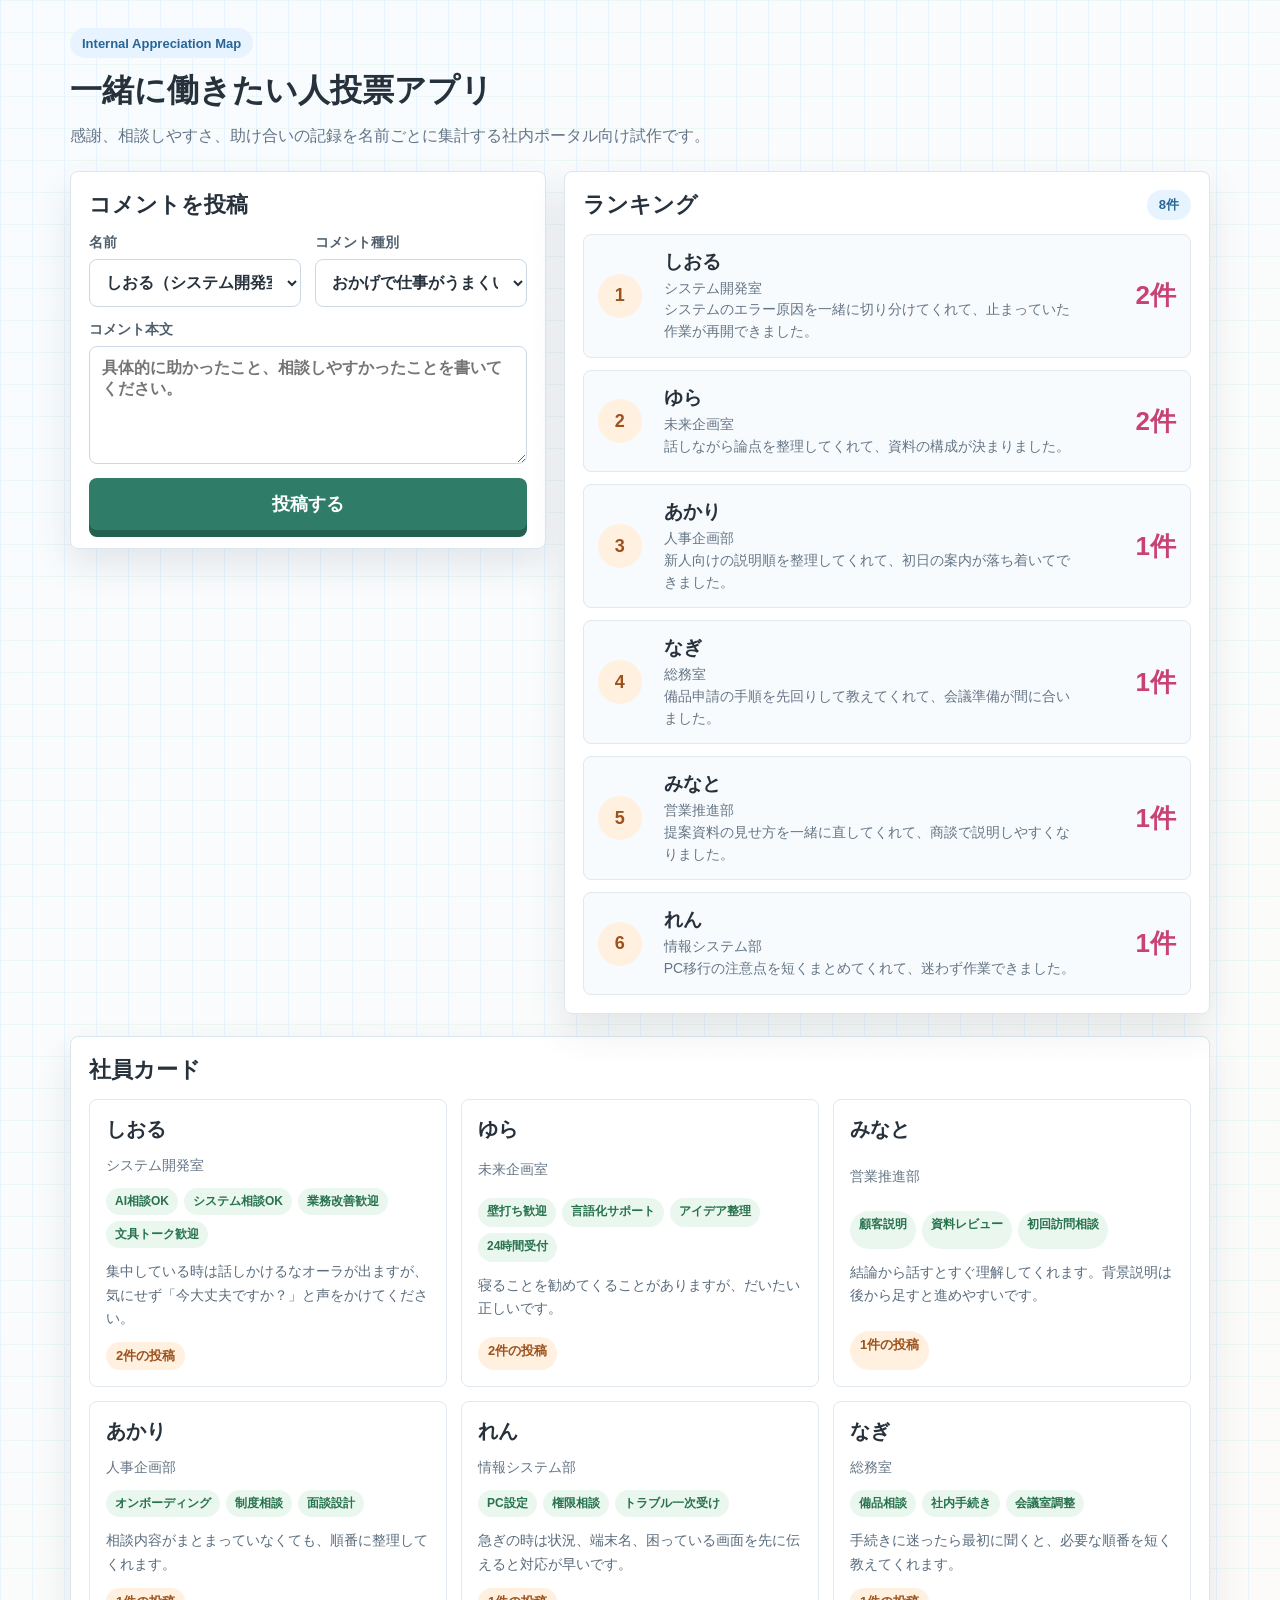
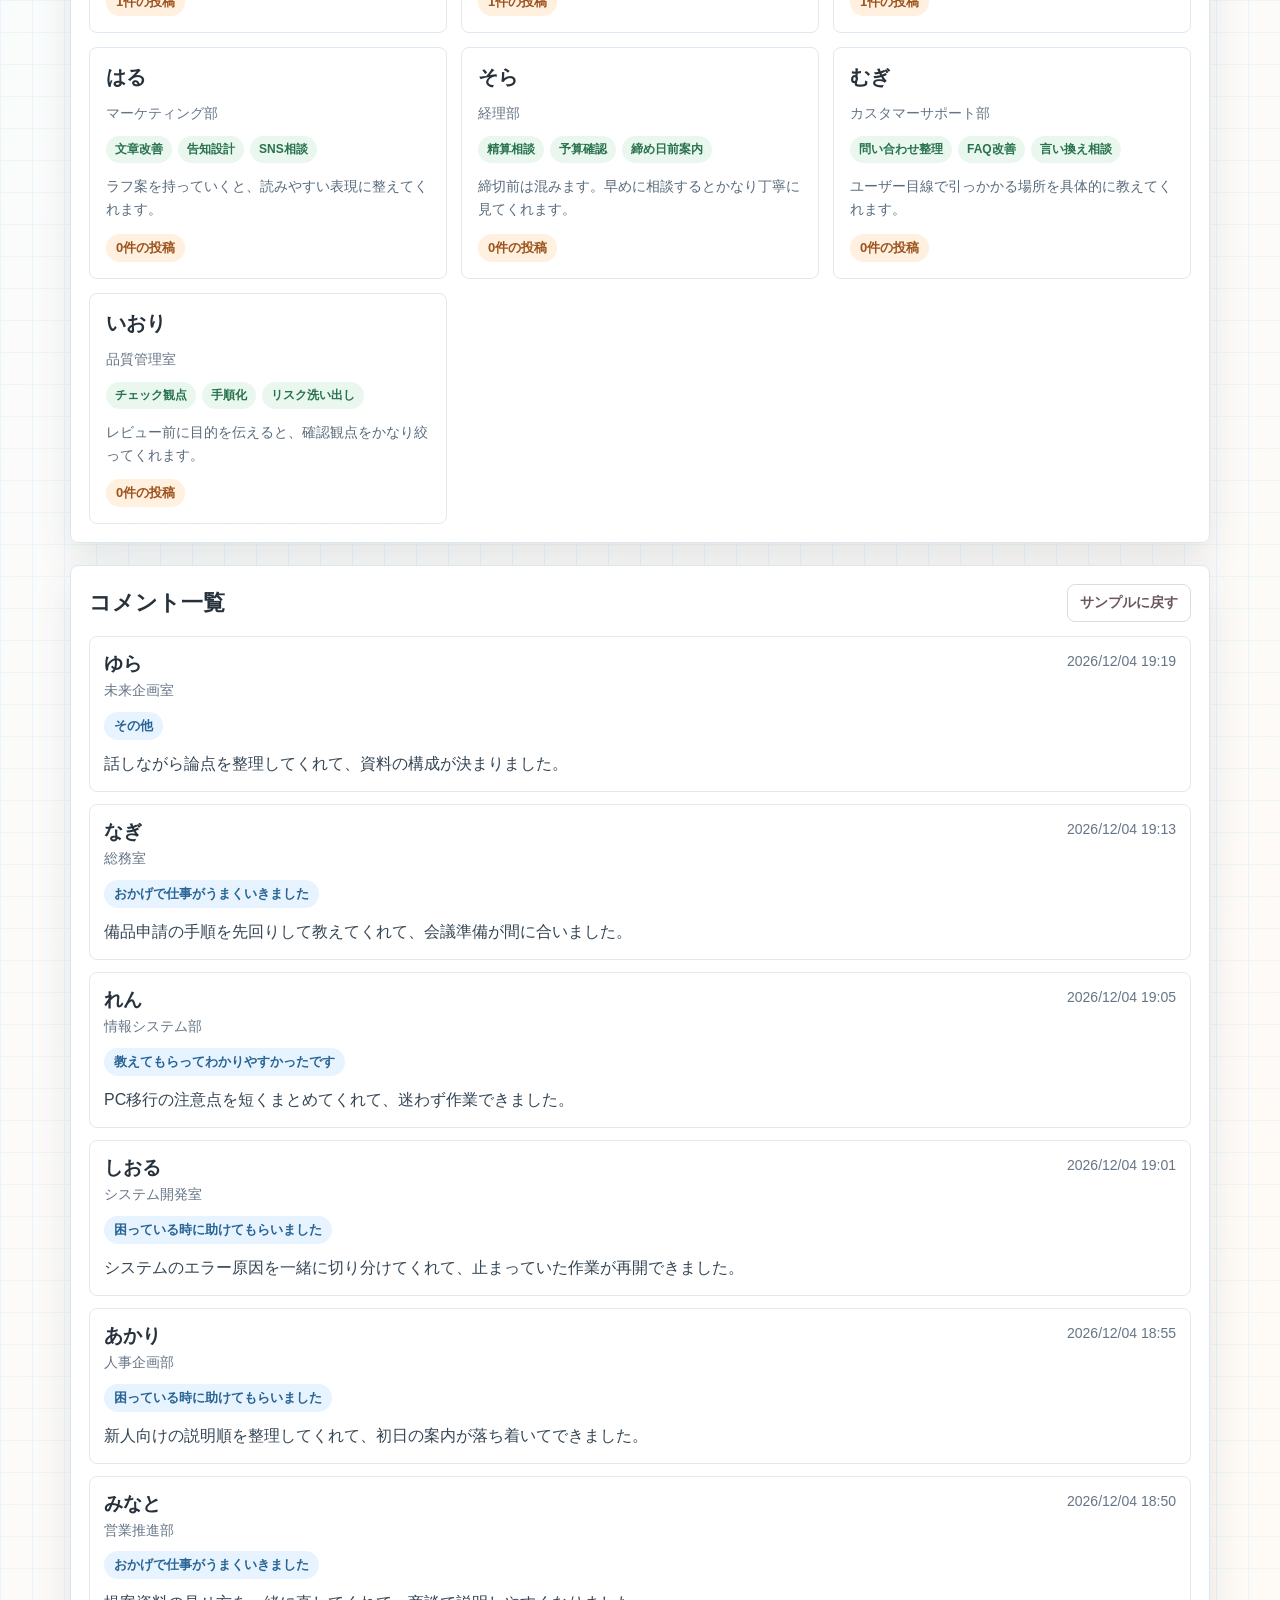
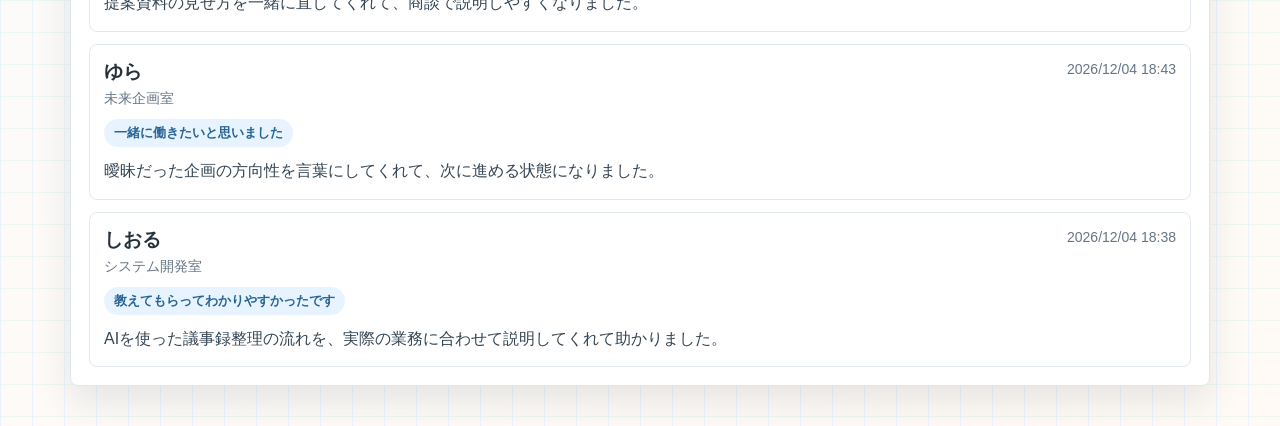
<file: apps/work-with-vote/index.html>
<!DOCTYPE html>
<html lang="ja">
<head>
  <meta charset="UTF-8">
  <meta name="viewport" content="width=device-width, initial-scale=1.0">
  <title>一緒に働きたい人投票アプリ</title>
  <link rel="stylesheet" href="style.css">
</head>
<body>
  <main class="app" aria-labelledby="appTitle">
    <header class="page-header">
      <div class="eyebrow">Internal Appreciation Map</div>
      <h1 id="appTitle">一緒に働きたい人投票アプリ</h1>
      <p>感謝、相談しやすさ、助け合いの記録を名前ごとに集計する社内ポータル向け試作です。</p>
    </header>

    <section class="top-grid">
      <form id="postForm" class="post-form">
        <h2>コメントを投稿</h2>

        <label>
          <span>名前</span>
          <select id="employeeSelect" required></select>
        </label>

        <label>
          <span>コメント種別</span>
          <select id="typeSelect" required>
            <option value="おかげで仕事がうまくいきました">おかげで仕事がうまくいきました</option>
            <option value="教えてもらってわかりやすかったです">教えてもらってわかりやすかったです</option>
            <option value="困っている時に助けてもらいました">困っている時に助けてもらいました</option>
            <option value="一緒に働きたいと思いました">一緒に働きたいと思いました</option>
            <option value="その他">その他</option>
          </select>
        </label>

        <label class="full">
          <span>コメント本文</span>
          <textarea id="commentInput" maxlength="220" placeholder="具体的に助かったこと、相談しやすかったことを書いてください。" required></textarea>
        </label>

        <button type="submit">投稿する</button>
      </form>

      <section class="ranking-panel" aria-labelledby="rankingTitle">
        <div class="section-heading">
          <h2 id="rankingTitle">ランキング</h2>
          <span id="postCount" class="pill">0件</span>
        </div>
        <div id="rankingList" class="ranking-list" aria-live="polite"></div>
      </section>
    </section>

    <section class="employee-section" aria-labelledby="employeeTitle">
      <div class="section-heading">
        <h2 id="employeeTitle">社員カード</h2>
      </div>
      <div id="employeeCards" class="employee-grid"></div>
    </section>

    <section class="comments-section" aria-labelledby="commentsTitle">
      <div class="section-heading">
        <h2 id="commentsTitle">コメント一覧</h2>
        <button id="resetButton" class="ghost-button" type="button">サンプルに戻す</button>
      </div>
      <div id="commentList" class="comment-list" aria-live="polite"></div>
    </section>
  </main>

  <script src="script.js"></script>
</body>
</html>
</file>
<file: apps/kago-cart-dashboard/style.css>
:root {
  --page-bg: #03070d;
  --panel-bg: rgba(7, 22, 33, 0.78);
  --panel-bg-strong: rgba(9, 31, 45, 0.92);
  --panel-border: rgba(66, 227, 255, 0.36);
  --panel-border-soft: rgba(113, 197, 255, 0.22);
  --header-bg: rgba(3, 10, 18, 0.94);
  --muted-text: #8fb7c8;
  --table-head: rgba(12, 49, 67, 0.96);
  --text-main: #d7f8ff;
  --text-strong: #f4fdff;
  --cyan: #42e3ff;
  --cyan-soft: #7df3ff;
  --blue: #44a7ff;
  --green: #6dffbf;
  --amber: #ffd166;
  --orange: #ff9f43;
  --red: #ff5c7a;
  --violet: #b893ff;
  --gray: #9fb4c3;
  --glow-cyan: 0 0 18px rgba(66, 227, 255, 0.34);
  --glow-red: 0 0 18px rgba(255, 92, 122, 0.28);
}

* {
  box-sizing: border-box;
}

body {
  position: relative;
  min-height: 100vh;
  margin: 0;
  background:
    radial-gradient(circle at 18% 8%, rgba(66, 227, 255, 0.18), transparent 28rem),
    radial-gradient(circle at 82% 4%, rgba(91, 82, 255, 0.16), transparent 30rem),
    linear-gradient(135deg, rgba(66, 227, 255, 0.04) 0 1px, transparent 1px 32px),
    linear-gradient(45deg, rgba(66, 227, 255, 0.035) 0 1px, transparent 1px 28px),
    var(--page-bg);
  color: var(--text-main);
  font-family: "Segoe UI", "Yu Gothic UI", "Meiryo", sans-serif;
  font-size: 14px;
}

body::before {
  content: "";
  position: fixed;
  inset: 0;
  pointer-events: none;
  background:
    linear-gradient(rgba(255, 255, 255, 0.028) 50%, rgba(0, 0, 0, 0.12) 50%),
    linear-gradient(90deg, rgba(255, 0, 80, 0.025), rgba(0, 255, 255, 0.025));
  background-size: 100% 4px, 6px 100%;
  mix-blend-mode: screen;
  opacity: 0.36;
  z-index: 10;
}

body::after {
  content: "";
  position: fixed;
  inset: 0;
  pointer-events: none;
  background:
    linear-gradient(90deg, transparent 0 8%, rgba(66, 227, 255, 0.11) 8% 8.1%, transparent 8.1% 92%, rgba(66, 227, 255, 0.08) 92% 92.1%, transparent 92.1%),
    linear-gradient(0deg, transparent 0 12%, rgba(66, 227, 255, 0.06) 12% 12.15%, transparent 12.15% 86%, rgba(66, 227, 255, 0.05) 86% 86.15%, transparent 86.15%);
  opacity: 0.75;
  z-index: 0;
}

.app-header,
main {
  position: relative;
  z-index: 1;
}

.app-header {
  background:
    linear-gradient(90deg, rgba(66, 227, 255, 0.12), transparent 34%, rgba(68, 167, 255, 0.12)),
    var(--header-bg);
  color: #fff;
  border-bottom: 1px solid rgba(66, 227, 255, 0.48);
  box-shadow: 0 0 28px rgba(66, 227, 255, 0.12);
}

.app-header::before {
  content: "INTERPLANETARY CARGO CONTROL / AI LOGISTICS TERMINAL";
  position: absolute;
  right: 24px;
  bottom: -11px;
  padding: 0 8px;
  background: #03070d;
  color: rgba(125, 243, 255, 0.72);
  font-size: 0.66rem;
  letter-spacing: 0.13em;
}

.app-title {
  color: var(--text-strong);
  font-size: 1.45rem;
  font-weight: 800;
  letter-spacing: 0.02em;
  text-shadow: 0 0 10px rgba(66, 227, 255, 0.45);
}

.app-subtitle {
  color: #a8d9e9;
  font-size: 0.86rem;
}

.updated-at {
  color: #a8d9e9;
  font-size: 0.82rem;
  text-align: right;
  border: 1px solid rgba(66, 227, 255, 0.28);
  border-radius: 6px;
  padding: 6px 10px;
  background: rgba(4, 18, 27, 0.65);
}

.view-tabs {
  display: inline-flex;
  border: 1px solid rgba(66, 227, 255, 0.34);
  border-radius: 8px;
  background: rgba(3, 14, 22, 0.72);
  box-shadow: var(--glow-cyan);
  overflow: hidden;
}

.view-tab {
  border: 0;
  border-right: 1px solid rgba(66, 227, 255, 0.26);
  background: transparent;
  color: #b8e9f4;
  min-width: 140px;
  padding: 10px 16px;
  font-weight: 800;
  letter-spacing: 0.03em;
}

.view-tab:last-child {
  border-right: 0;
}

.view-tab.is-active {
  background: linear-gradient(180deg, rgba(66, 227, 255, 0.24), rgba(68, 167, 255, 0.08));
  color: #ffffff;
  box-shadow: inset 0 -2px 0 var(--cyan);
}

.tab-panel {
  display: none;
}

.tab-panel.is-active {
  display: block;
}

.section-card {
  position: relative;
  border: 1px solid var(--panel-border);
  border-radius: 8px;
  background:
    linear-gradient(135deg, rgba(66, 227, 255, 0.08), transparent 22%),
    linear-gradient(180deg, rgba(255, 255, 255, 0.035), transparent 44%),
    var(--panel-bg);
  box-shadow: var(--glow-cyan), inset 0 0 28px rgba(66, 227, 255, 0.055);
  overflow: hidden;
  backdrop-filter: blur(8px);
}

.section-card::before {
  content: "";
  position: absolute;
  inset: 0;
  pointer-events: none;
  background:
    linear-gradient(90deg, rgba(66, 227, 255, 0.2) 0 1px, transparent 1px),
    linear-gradient(0deg, rgba(66, 227, 255, 0.12) 0 1px, transparent 1px);
  background-size: 44px 44px;
  opacity: 0.08;
}

.section-card::after {
  content: "";
  position: absolute;
  inset: 8px;
  pointer-events: none;
  border-top: 1px solid rgba(125, 243, 255, 0.18);
  border-left: 1px solid rgba(125, 243, 255, 0.12);
  clip-path: polygon(0 0, 120px 0, 120px 1px, 1px 1px, 1px 70px, 0 70px);
}

.priority-card {
  border-color: rgba(66, 227, 255, 0.62);
}

.priority-card > .p-3 {
  position: relative;
}

.priority-card > .p-3::after {
  content: "";
  position: absolute;
  right: 18px;
  top: 14px;
  width: 118px;
  height: 118px;
  pointer-events: none;
  border-radius: 50%;
  background:
    radial-gradient(circle, transparent 0 20%, rgba(66, 227, 255, 0.22) 21% 22%, transparent 23% 42%, rgba(66, 227, 255, 0.18) 43% 44%, transparent 45%),
    conic-gradient(from 32deg, rgba(66, 227, 255, 0.32), transparent 20%, transparent 62%, rgba(125, 243, 255, 0.28), transparent 74%);
  box-shadow: inset 0 0 18px rgba(66, 227, 255, 0.18), 0 0 20px rgba(66, 227, 255, 0.16);
  opacity: 0.62;
}

.section-title {
  position: relative;
  display: flex;
  align-items: center;
  justify-content: space-between;
  gap: 12px;
  padding: 12px 14px;
  border-bottom: 1px solid rgba(66, 227, 255, 0.24);
  background:
    linear-gradient(90deg, rgba(66, 227, 255, 0.16), rgba(68, 167, 255, 0.05) 46%, transparent),
    rgba(4, 19, 29, 0.82);
  color: var(--text-strong);
  font-weight: 800;
}

.section-title span::before {
  content: "";
  display: inline-block;
  width: 8px;
  height: 8px;
  margin-right: 8px;
  border: 1px solid var(--cyan);
  box-shadow: 0 0 10px rgba(66, 227, 255, 0.7);
  transform: rotate(45deg);
}

.section-title small {
  color: var(--muted-text);
  font-weight: 600;
}

.action-grid,
.location-grid,
.metric-grid {
  display: grid;
  gap: 10px;
}

.action-grid {
  grid-template-columns: repeat(4, minmax(0, 1fr));
}

.location-grid {
  grid-template-columns: repeat(5, minmax(0, 1fr));
}

.metric-grid {
  grid-template-columns: repeat(6, minmax(0, 1fr));
}

.action-tile,
.location-tile,
.metric-tile {
  position: relative;
  border: 1px solid var(--panel-border-soft);
  border-radius: 6px;
  padding: 12px;
  background:
    linear-gradient(145deg, rgba(66, 227, 255, 0.105), rgba(2, 12, 19, 0.4) 58%),
    rgba(5, 22, 32, 0.78);
  min-height: 86px;
  box-shadow: inset 0 0 22px rgba(66, 227, 255, 0.045);
}

.action-tile::before,
.location-tile::before,
.metric-tile::before {
  content: "";
  position: absolute;
  top: -1px;
  left: 12px;
  width: 48px;
  height: 1px;
  background: var(--cyan);
  box-shadow: 0 0 12px rgba(66, 227, 255, 0.85);
}

.action-tile.is-warning,
.location-tile.has-warning,
.metric-tile.is-warning {
  border-color: rgba(255, 209, 102, 0.58);
  background:
    linear-gradient(145deg, rgba(255, 209, 102, 0.13), rgba(5, 22, 32, 0.74) 54%),
    rgba(18, 22, 15, 0.86);
}

.action-tile.is-danger,
.location-tile.has-danger,
.metric-tile.is-danger {
  border-color: rgba(255, 92, 122, 0.62);
  background:
    linear-gradient(145deg, rgba(255, 92, 122, 0.15), rgba(5, 22, 32, 0.74) 54%),
    rgba(24, 10, 20, 0.86);
  box-shadow: var(--glow-red), inset 0 0 22px rgba(255, 92, 122, 0.055);
}

.action-label,
.location-label,
.metric-label {
  color: var(--muted-text);
  font-size: 0.78rem;
  letter-spacing: 0.08em;
  margin-bottom: 6px;
  text-transform: uppercase;
}

.action-value,
.metric-value {
  color: var(--text-strong);
  font-size: 1.72rem;
  font-weight: 800;
  line-height: 1.1;
  text-shadow: 0 0 12px rgba(66, 227, 255, 0.32);
}

.action-note,
.metric-note {
  color: #a8c9d6;
  font-size: 0.78rem;
  margin-top: 6px;
}

.location-main {
  display: flex;
  align-items: baseline;
  justify-content: space-between;
  gap: 10px;
}

.location-count {
  color: var(--text-strong);
  font-size: 1.72rem;
  line-height: 1.1;
  font-weight: 800;
  text-shadow: 0 0 12px rgba(66, 227, 255, 0.32);
}

.text-secondary,
.small {
  color: #9fc2d0 !important;
}

.attention-count {
  display: inline-flex;
  align-items: center;
  gap: 6px;
  margin-top: 10px;
  padding: 5px 8px;
  border: 1px solid rgba(66, 227, 255, 0.24);
  border-radius: 999px;
  background: rgba(66, 227, 255, 0.08);
  color: #bdf7ff;
  font-weight: 800;
  font-size: 0.78rem;
}

.attention-count.is-warning {
  border-color: rgba(255, 209, 102, 0.48);
  background: rgba(255, 209, 102, 0.11);
  color: #ffe5a2;
}

.attention-count.is-danger {
  border-color: rgba(255, 92, 122, 0.5);
  background: rgba(255, 92, 122, 0.12);
  color: #ffb4c2;
}

.location-tile details {
  margin-top: 10px;
  border-top: 1px solid rgba(66, 227, 255, 0.18);
  padding-top: 8px;
}

summary {
  cursor: pointer;
  color: var(--cyan-soft);
  font-weight: 800;
  font-size: 0.84rem;
}

summary:hover {
  color: #ffffff;
}

.location-details {
  display: grid;
  grid-template-columns: repeat(2, minmax(0, 1fr));
  gap: 6px;
  margin-top: 8px;
}

.mini-stat {
  display: flex;
  align-items: center;
  justify-content: space-between;
  gap: 6px;
  border: 1px solid rgba(66, 227, 255, 0.18);
  border-radius: 6px;
  padding: 5px 7px;
  background: rgba(1, 13, 20, 0.68);
  color: #c8f4fb;
  font-size: 0.78rem;
}

.mini-stat strong {
  color: var(--text-strong);
  font-size: 0.9rem;
}

.mini-stat.is-warning {
  border-color: rgba(255, 209, 102, 0.48);
  background: rgba(255, 209, 102, 0.1);
  color: #ffe5a2;
}

.mini-stat.is-danger {
  border-color: rgba(255, 92, 122, 0.48);
  background: rgba(255, 92, 122, 0.1);
  color: #ffb4c2;
}

.table {
  margin-bottom: 0;
  color: var(--text-main);
  --bs-table-color: var(--text-main);
  --bs-table-bg: transparent;
  --bs-table-hover-bg: rgba(66, 227, 255, 0.075);
  --bs-table-hover-color: #ffffff;
  --bs-table-border-color: rgba(66, 227, 255, 0.15);
}

.table thead th {
  background: var(--table-head);
  color: #bff8ff;
  font-size: 0.78rem;
  white-space: nowrap;
  border-bottom: 1px solid rgba(66, 227, 255, 0.38);
  position: sticky;
  top: 0;
  z-index: 1;
  letter-spacing: 0.04em;
}

.table td {
  vertical-align: middle;
  border-color: rgba(66, 227, 255, 0.12);
}

.table-wrap {
  overflow: auto;
  scrollbar-color: rgba(66, 227, 255, 0.56) rgba(2, 12, 19, 0.8);
}

.history-scroll {
  max-height: 330px;
}

.table-wrap-stale {
  max-height: 380px;
}

.inventory-scroll {
  max-height: calc(100vh - 240px);
}

.badge {
  font-weight: 800;
  letter-spacing: 0.02em;
}

.badge-status,
.badge-process,
.badge-stale {
  border: 1px solid transparent;
  min-width: 58px;
}

.badge-stock {
  background: rgba(109, 255, 191, 0.13);
  color: #a9ffd9;
  border-color: rgba(109, 255, 191, 0.42);
}

.badge-moving {
  background: rgba(66, 227, 255, 0.13);
  color: #bdf7ff;
  border-color: rgba(66, 227, 255, 0.42);
}

.badge-repair {
  background: rgba(255, 209, 102, 0.14);
  color: #ffe5a2;
  border-color: rgba(255, 209, 102, 0.44);
}

.badge-unknown {
  background: rgba(159, 180, 195, 0.13);
  color: #d8e6ee;
  border-color: rgba(159, 180, 195, 0.36);
}

.badge-process-out {
  background: rgba(68, 167, 255, 0.14);
  color: #bddfff;
  border-color: rgba(68, 167, 255, 0.42);
}

.badge-process-in {
  background: rgba(109, 255, 191, 0.13);
  color: #a9ffd9;
  border-color: rgba(109, 255, 191, 0.42);
}

.badge-process-move {
  background: rgba(66, 227, 255, 0.14);
  color: #bdf7ff;
  border-color: rgba(66, 227, 255, 0.42);
}

.badge-process-inventory {
  background: rgba(184, 147, 255, 0.15);
  color: #dfd0ff;
  border-color: rgba(184, 147, 255, 0.42);
}

.badge-process-repair {
  background: rgba(255, 209, 102, 0.14);
  color: #ffe5a2;
  border-color: rgba(255, 209, 102, 0.44);
}

.stale-30 {
  background: rgba(255, 209, 102, 0.06);
}

.stale-60 {
  background: rgba(255, 159, 67, 0.08);
}

.stale-90 {
  background: rgba(255, 92, 122, 0.11);
}

.badge-stale-30 {
  background: rgba(255, 209, 102, 0.15);
  color: #ffe5a2;
  border-color: rgba(255, 209, 102, 0.44);
}

.badge-stale-60 {
  background: rgba(255, 159, 67, 0.16);
  color: #ffc68d;
  border-color: rgba(255, 159, 67, 0.46);
}

.badge-stale-90 {
  background: rgba(255, 92, 122, 0.17);
  color: #ffb4c2;
  border-color: rgba(255, 92, 122, 0.5);
}

.stale-days {
  font-weight: 800;
}

.stale-30 .stale-days {
  color: #ffe5a2;
}

.stale-60 .stale-days {
  color: #ffc68d;
}

.stale-90 .stale-days {
  color: #ffb4c2;
}

.accordion-stack {
  display: grid;
  gap: 0;
  padding: 8px 14px 14px;
}

.accordion-stack details {
  border-bottom: 1px solid rgba(66, 227, 255, 0.16);
  padding: 10px 0;
}

.accordion-stack details:last-child {
  border-bottom: 0;
}

.ranking-list {
  display: grid;
  gap: 8px;
}

.ranking-item {
  display: grid;
  grid-template-columns: 34px 1fr auto;
  align-items: center;
  gap: 10px;
  border: 1px solid rgba(66, 227, 255, 0.2);
  border-radius: 6px;
  padding: 8px 10px;
  background: rgba(5, 22, 32, 0.78);
}

.rank-no {
  display: inline-flex;
  align-items: center;
  justify-content: center;
  width: 26px;
  height: 26px;
  border-radius: 50%;
  background: rgba(66, 227, 255, 0.13);
  color: #d7fbff;
  border: 1px solid rgba(66, 227, 255, 0.34);
  font-weight: 800;
  font-size: 0.8rem;
}

.route-name {
  color: var(--text-strong);
  font-weight: 800;
}

.route-note {
  color: var(--muted-text);
  font-size: 0.78rem;
}

.definition-list {
  display: grid;
  gap: 8px;
  color: #c7e5ef;
  font-size: 0.86rem;
}

.definition-list div {
  border-left: 3px solid rgba(66, 227, 255, 0.56);
  padding-left: 10px;
  background: rgba(66, 227, 255, 0.045);
}

.inventory-toolbar {
  display: flex;
  flex-wrap: wrap;
  align-items: center;
  justify-content: space-between;
  gap: 12px;
  padding: 14px;
  color: var(--text-main);
}

#inventoryLocation {
  width: 180px;
  border-color: rgba(66, 227, 255, 0.36);
  background-color: rgba(4, 18, 27, 0.96);
  color: var(--text-main);
}

.form-check-input {
  background-color: rgba(3, 10, 18, 0.92);
  border-color: rgba(66, 227, 255, 0.52);
}

.form-check-input:checked {
  background-color: var(--cyan);
  border-color: var(--cyan);
}

.counter-pill {
  display: inline-flex;
  align-items: center;
  gap: 6px;
  padding: 6px 10px;
  border: 1px solid rgba(66, 227, 255, 0.34);
  border-radius: 999px;
  background: rgba(66, 227, 255, 0.08);
  color: #d7fbff;
  font-weight: 800;
}

.counter-pill span {
  color: var(--cyan-soft);
  text-shadow: 0 0 10px rgba(66, 227, 255, 0.44);
}

@media (max-width: 1400px) {
  .metric-grid,
  .location-grid {
    grid-template-columns: repeat(3, minmax(0, 1fr));
  }

  .action-grid {
    grid-template-columns: repeat(2, minmax(0, 1fr));
  }
}

@media (max-width: 768px) {
  .metric-grid,
  .location-grid,
  .action-grid {
    grid-template-columns: 1fr;
  }

  .view-tabs {
    width: 100%;
  }

  .view-tab {
    flex: 1;
    min-width: 0;
  }

  .app-title {
    font-size: 1.2rem;
  }

  .app-header::before,
  .priority-card > .p-3::after {
    display: none;
  }
}
</file>
<file: apps/nyaan-button/style.css>
* {
  box-sizing: border-box;
}

body {
  min-height: 100vh;
  margin: 0;
  font-family: Arial, "Hiragino Kaku Gothic ProN", "Yu Gothic", Meiryo, sans-serif;
  background:
    radial-gradient(circle at 20% 18%, #ffe7ee 0 42px, transparent 43px),
    radial-gradient(circle at 82% 25%, #e9f7ff 0 38px, transparent 39px),
    linear-gradient(135deg, #fff8fb 0%, #f4fbff 100%);
  color: #392b33;
}

.app {
  display: grid;
  min-height: 100vh;
  place-items: center;
  padding: 24px;
}

.panel {
  width: min(100%, 420px);
  padding: 32px 24px;
  text-align: center;
  border: 1px solid #ffd5e1;
  border-radius: 8px;
  background: rgba(255, 255, 255, 0.94);
  box-shadow: 0 18px 42px rgba(83, 79, 94, 0.14);
}

.cat-face {
  position: relative;
  width: 108px;
  height: 88px;
  margin: 0 auto 14px;
  border-radius: 46% 46% 44% 44%;
  background: #ffc8d8;
}

.ear {
  position: absolute;
  top: -8px;
  width: 36px;
  height: 36px;
  border-radius: 8px 8px 4px;
  background: #ffc8d8;
}

.ear-left {
  left: 8px;
  transform: rotate(25deg);
}

.ear-right {
  right: 8px;
  transform: rotate(65deg);
}

.eye {
  position: absolute;
  top: 38px;
  width: 9px;
  height: 15px;
  border-radius: 999px;
  background: #392b33;
}

.eye-left {
  left: 35px;
}

.eye-right {
  right: 35px;
}

.mouth {
  position: absolute;
  left: 50%;
  bottom: 22px;
  width: 22px;
  height: 12px;
  border-bottom: 3px solid #392b33;
  border-radius: 0 0 999px 999px;
  transform: translateX(-50%);
}

h1 {
  margin: 0 0 22px;
  font-size: 30px;
  line-height: 1.3;
}

.nyaan-button {
  width: min(74vw, 250px);
  min-height: 92px;
  border: 0;
  border-radius: 999px;
  background: #ff7aa8;
  color: #ffffff;
  font-size: 30px;
  font-weight: 700;
  cursor: pointer;
  box-shadow: 0 10px 0 #d95786, 0 18px 28px rgba(217, 87, 134, 0.28);
  transition: background 140ms ease, box-shadow 140ms ease, transform 140ms ease;
}

.nyaan-button:hover {
  background: #ff6a9d;
}

.nyaan-button:focus-visible {
  outline: 4px solid #8bd3ff;
  outline-offset: 5px;
}

.nyaan-button:active,
.nyaan-button.is-pressed {
  box-shadow: 0 2px 0 #d95786, 0 8px 18px rgba(217, 87, 134, 0.2);
  transform: translateY(8px) scale(0.98);
}

.message {
  min-height: 42px;
  margin: 28px 0 8px;
  color: #d63c78;
  font-size: 28px;
  font-weight: 700;
  line-height: 1.45;
}

.message.is-pop {
  animation: pop 260ms ease;
}

.counter {
  margin: 0;
  color: #6f5c66;
  font-size: 17px;
}

@keyframes pop {
  0% {
    opacity: 0.55;
    transform: scale(0.86);
  }

  72% {
    opacity: 1;
    transform: scale(1.08);
  }

  100% {
    transform: scale(1);
  }
}

@media (max-width: 520px) {
  .app {
    padding: 16px;
  }

  .panel {
    padding: 28px 18px;
  }

  h1 {
    font-size: 26px;
  }

  .nyaan-button {
    min-height: 86px;
    font-size: 28px;
  }

  .message {
    font-size: 26px;
  }
}
</file>
<file: apps/work-with-vote/style.css>
* {
  box-sizing: border-box;
}

body {
  min-height: 100vh;
  margin: 0;
  font-family: Arial, "Hiragino Kaku Gothic ProN", "Yu Gothic", Meiryo, sans-serif;
  background:
    linear-gradient(90deg, rgba(225, 241, 255, 0.72) 1px, transparent 1px),
    linear-gradient(180deg, rgba(232, 246, 238, 0.74) 1px, transparent 1px),
    linear-gradient(135deg, #f8fcff 0%, #fffaf5 100%);
  background-size: 32px 32px, 32px 32px, auto;
  color: #26313b;
}

.app {
  width: min(100%, 1180px);
  margin: 0 auto;
  padding: 28px 20px 40px;
}

.page-header {
  margin-bottom: 22px;
}

.eyebrow,
.pill {
  display: inline-grid;
  min-height: 30px;
  place-items: center;
  padding: 0 12px;
  border-radius: 999px;
  background: #e7f4ff;
  color: #286494;
  font-size: 13px;
  font-weight: 700;
}

h1,
h2,
h3,
p {
  margin-top: 0;
}

h1 {
  margin: 12px 0 10px;
  font-size: 32px;
  line-height: 1.3;
}

.page-header p {
  max-width: 760px;
  margin-bottom: 0;
  color: #657586;
  font-size: 16px;
  line-height: 1.7;
}

.top-grid {
  display: grid;
  grid-template-columns: minmax(320px, 0.92fr) minmax(0, 1.25fr);
  gap: 18px;
  align-items: start;
  margin-bottom: 22px;
}

.post-form,
.ranking-panel,
.employee-section,
.comments-section {
  border: 1px solid #dce6ef;
  border-radius: 8px;
  background: rgba(255, 255, 255, 0.96);
  box-shadow: 0 16px 36px rgba(60, 72, 88, 0.12);
}

.post-form {
  display: grid;
  grid-template-columns: 1fr 1fr;
  gap: 14px;
  padding: 18px;
}

.post-form h2 {
  grid-column: 1 / -1;
  margin-bottom: 0;
  font-size: 22px;
}

label {
  display: grid;
  gap: 7px;
  color: #4f5f6d;
  font-size: 14px;
  font-weight: 700;
}

.full {
  grid-column: 1 / -1;
}

select,
textarea {
  width: 100%;
  border: 1px solid #ccd8e3;
  border-radius: 8px;
  background: #ffffff;
  color: #26313b;
  font: inherit;
  font-size: 16px;
}

select {
  min-height: 48px;
  padding: 10px 12px;
}

textarea {
  min-height: 118px;
  padding: 11px 12px;
  resize: vertical;
}

select:focus,
textarea:focus {
  border-color: #4d91ca;
  outline: 4px solid #dcefff;
}

.post-form button {
  grid-column: 1 / -1;
  min-height: 52px;
  border: 0;
  border-radius: 8px;
  background: #2f7d68;
  color: #ffffff;
  font-size: 18px;
  font-weight: 700;
  cursor: pointer;
  box-shadow: 0 7px 0 #22614f;
  transition: background 140ms ease, box-shadow 140ms ease, transform 140ms ease;
}

.post-form button:hover {
  background: #286f5c;
}

.post-form button:active {
  box-shadow: 0 2px 0 #22614f;
  transform: translateY(5px);
}

.ranking-panel,
.employee-section,
.comments-section {
  padding: 18px;
}

.section-heading {
  display: flex;
  gap: 12px;
  align-items: center;
  justify-content: space-between;
  margin-bottom: 14px;
}

h2 {
  margin-bottom: 0;
  font-size: 22px;
}

.ranking-list,
.comment-list {
  display: grid;
  gap: 12px;
}

.ranking-card {
  display: grid;
  grid-template-columns: 54px minmax(0, 1fr) 86px;
  gap: 12px;
  align-items: center;
  padding: 14px;
  border: 1px solid #e1e8ef;
  border-radius: 8px;
  background: #f8fbfd;
}

.rank-number {
  display: grid;
  width: 44px;
  height: 44px;
  place-items: center;
  border-radius: 999px;
  background: #fff0df;
  color: #9c521d;
  font-size: 18px;
  font-weight: 700;
}

.person-name {
  margin-bottom: 3px;
  font-size: 19px;
  font-weight: 700;
  overflow-wrap: anywhere;
}

.department,
.representative,
.meta {
  color: #657586;
  font-size: 14px;
  line-height: 1.55;
}

.count {
  justify-self: end;
  color: #c84273;
  font-size: 26px;
  font-weight: 700;
}

.employee-section {
  margin-bottom: 22px;
}

.employee-grid {
  display: grid;
  grid-template-columns: repeat(3, minmax(0, 1fr));
  gap: 14px;
}

.employee-card {
  display: grid;
  gap: 12px;
  min-height: 230px;
  padding: 16px;
  border: 1px solid #e1e8ef;
  border-radius: 8px;
  background: #ffffff;
}

.employee-card h3 {
  margin-bottom: 0;
  font-size: 20px;
}

.tag-list {
  display: flex;
  flex-wrap: wrap;
  gap: 6px;
}

.tag {
  min-height: 26px;
  padding: 5px 9px;
  border-radius: 999px;
  background: #e9f7ef;
  color: #28724d;
  font-size: 12px;
  font-weight: 700;
}

.note {
  margin-bottom: 0;
  color: #596b7c;
  font-size: 14px;
  line-height: 1.65;
}

.employee-count {
  justify-self: start;
  min-height: 28px;
  padding: 5px 10px;
  border-radius: 999px;
  background: #fff0df;
  color: #9c521d;
  font-size: 13px;
  font-weight: 700;
}

.comment-card {
  display: grid;
  gap: 10px;
  padding: 14px;
  border: 1px solid #e1e8ef;
  border-radius: 8px;
  background: #ffffff;
}

.comment-top {
  display: flex;
  gap: 10px;
  align-items: flex-start;
  justify-content: space-between;
}

.comment-type {
  justify-self: start;
  min-height: 28px;
  padding: 5px 10px;
  border-radius: 999px;
  background: #e7f4ff;
  color: #286494;
  font-size: 13px;
  font-weight: 700;
}

.comment-body {
  margin-bottom: 0;
  color: #344554;
  line-height: 1.7;
  overflow-wrap: anywhere;
}

.ghost-button {
  min-height: 38px;
  padding: 0 12px;
  border: 1px solid #d6dde5;
  border-radius: 8px;
  background: #ffffff;
  color: #6b5660;
  font-size: 14px;
  font-weight: 700;
  cursor: pointer;
}

.ghost-button:hover {
  background: #fff4f0;
}

.empty {
  margin: 0;
  padding: 16px;
  border-radius: 8px;
  background: #f8fbfd;
  color: #657586;
  line-height: 1.7;
}

@media (max-width: 960px) {
  .top-grid,
  .employee-grid {
    grid-template-columns: 1fr;
  }
}

@media (max-width: 620px) {
  .app {
    padding: 20px 14px 28px;
  }

  h1 {
    font-size: 28px;
  }

  .post-form,
  .ranking-card {
    grid-template-columns: 1fr;
  }

  .count {
    justify-self: start;
  }

  .comment-top,
  .section-heading {
    align-items: stretch;
    flex-direction: column;
  }
}
</file>
